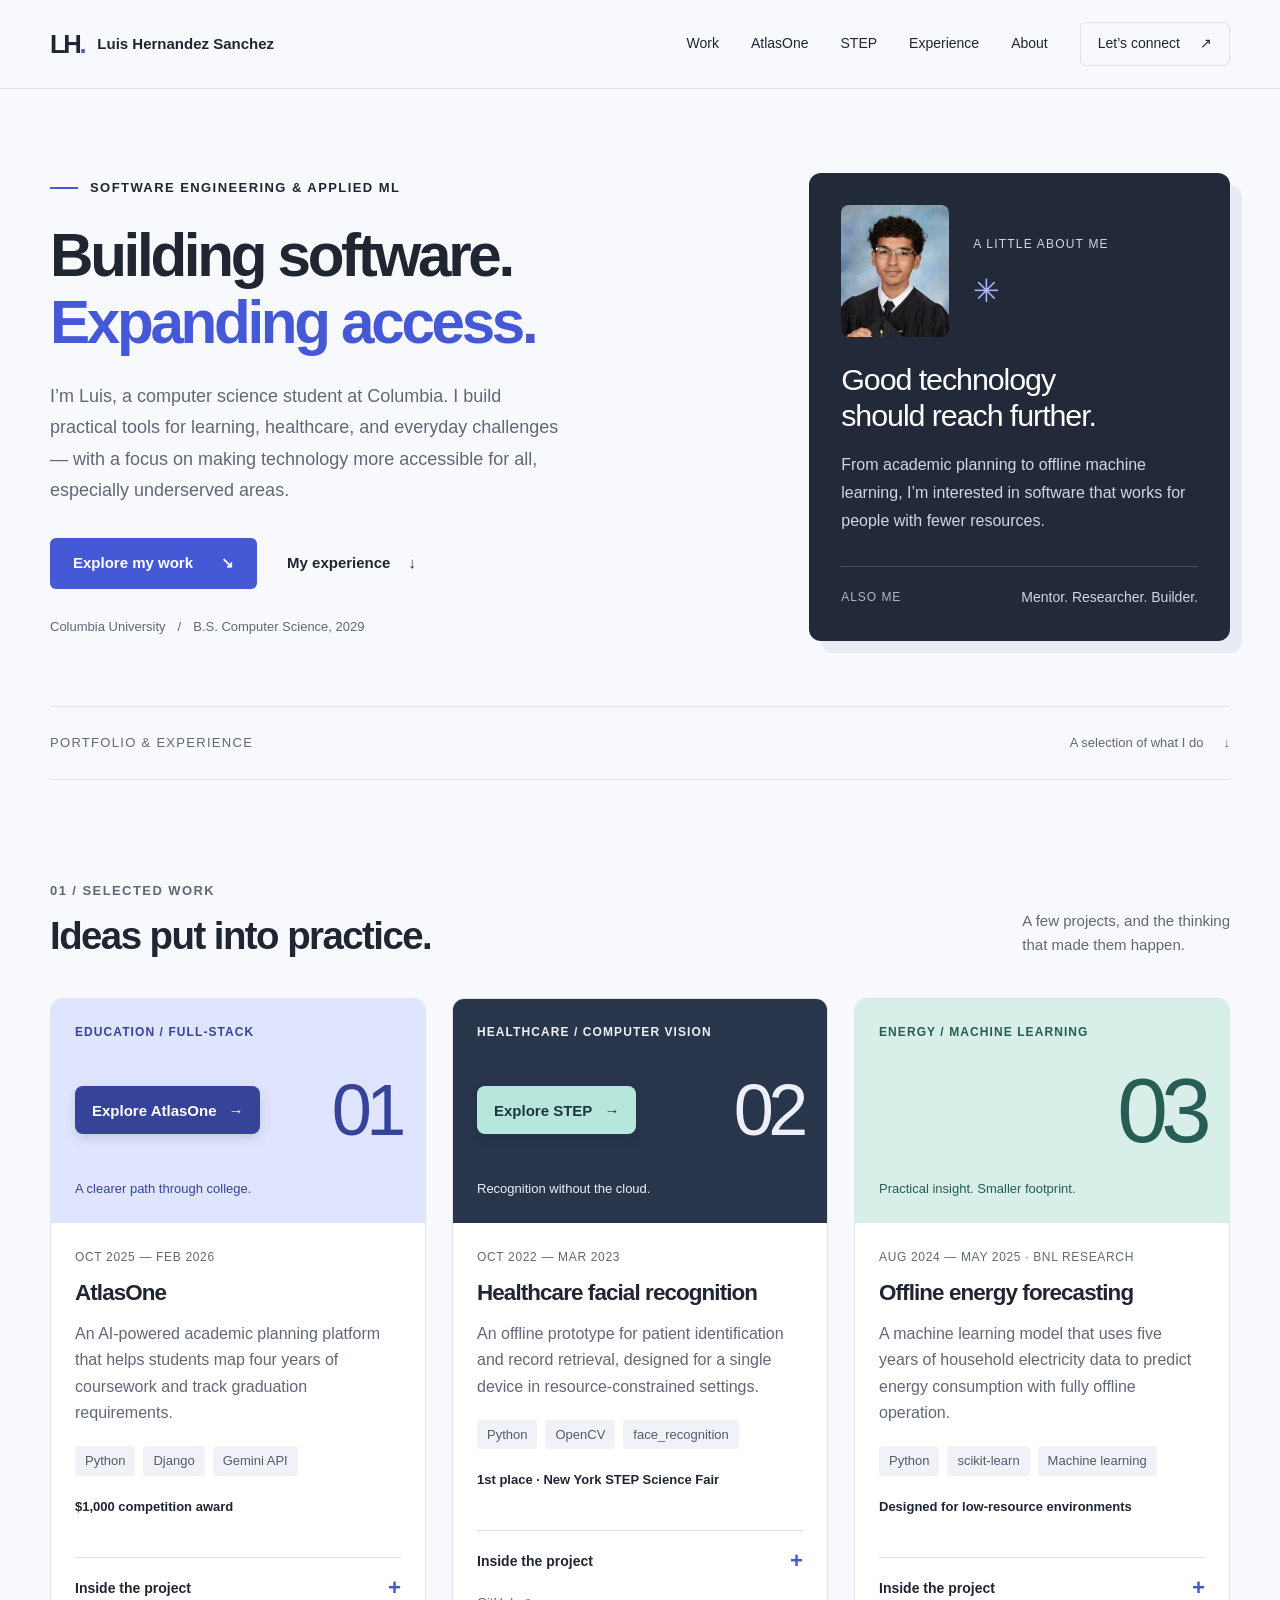
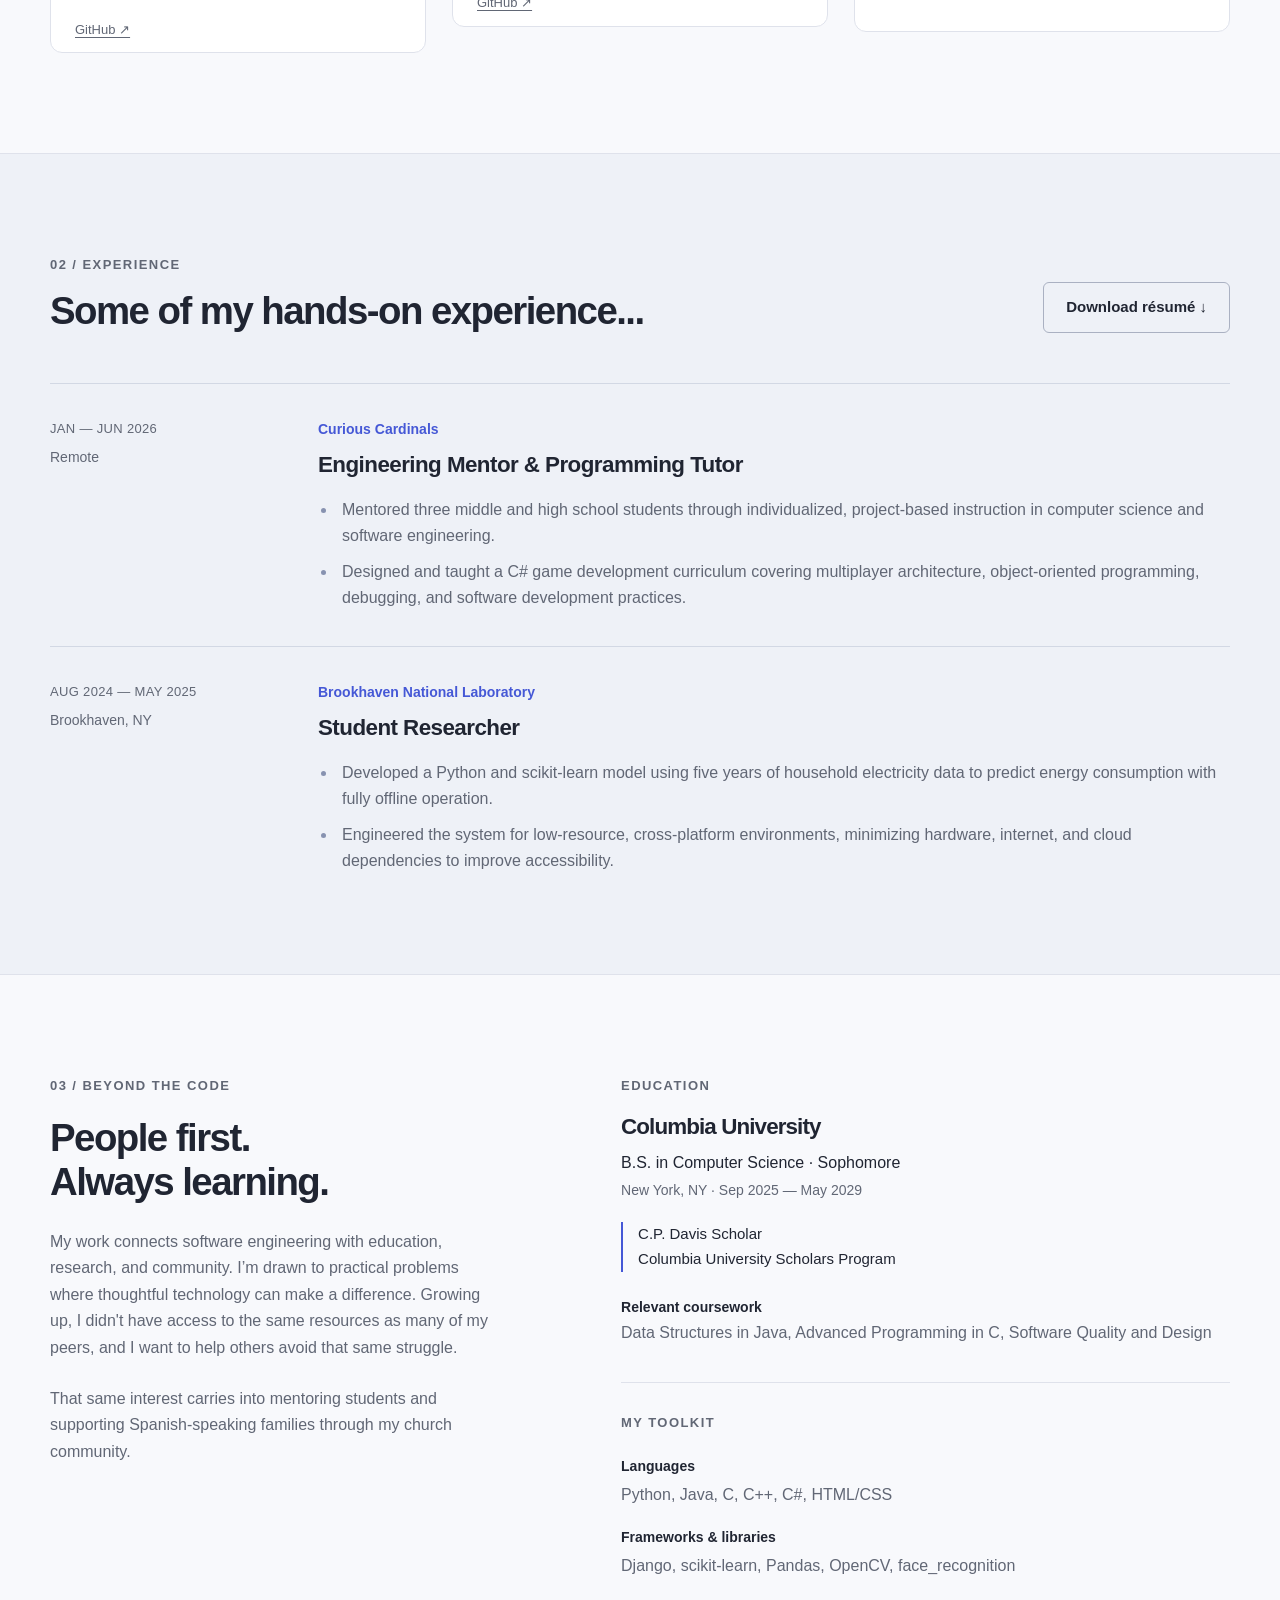
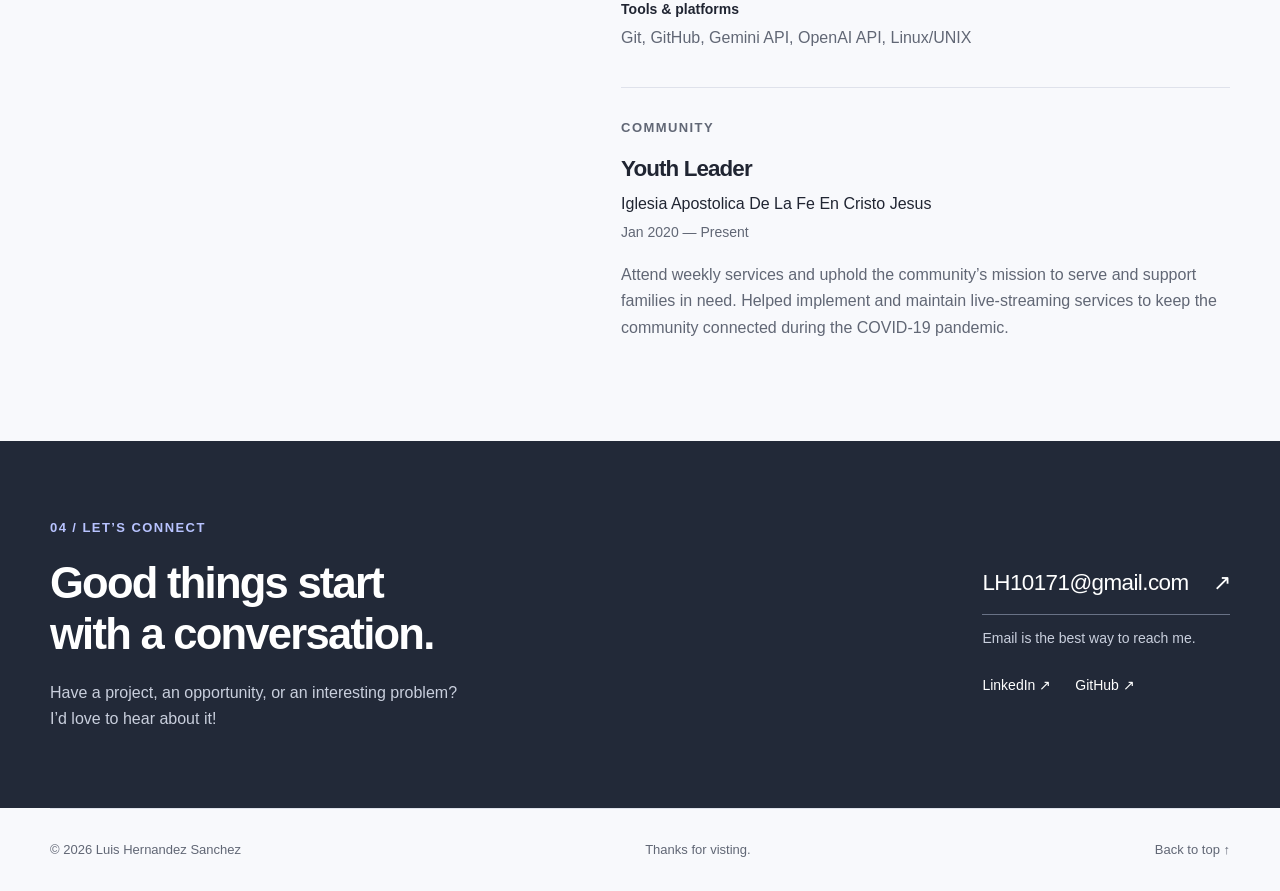
<file: index.html>
<!doctype html>
<html lang="en">
  <head>
    <meta charset="UTF-8" />
    <meta name="viewport" content="width=device-width, initial-scale=1.0" />
    <!-- EDIT: Your name, role, and a short description for search results. -->
    <title>Luis Hernandez Sanchez — Software &amp; Applied ML</title>
    <meta
      name="description"
      content="Luis Hernandez Sanchez, computer science student at Columbia University and aspring Software Engineer. Commited to building accessible software for all."
    />
    <meta property="og:title" content="Luis Hernandez Sanchez — Portfolio" />
    <meta
      property="og:description"
      content="Software, applied machine learning, and technology that reaches further. Explore my projects and experience."
    />
    <meta property="og:type" content="website" />
    <meta name="theme-color" content="#f8f9fc" />
    <link rel="icon" type="image/svg+xml" href="assets/favicon.svg" />
    <link rel="stylesheet" href="styles.css" />
    <link rel="stylesheet" href="projects.css" />
    <script src="script.js" defer></script>
    <script src="media.js" defer></script>
  </head>
  <body id="top">
    <a class="skip-link" href="#main">Skip to content</a>

    <!-- Section links stay on this page; project links open the interactive pages. -->
    <header class="site-header">
      <div class="container header-inner">
        <a
          class="wordmark"
          href="#top"
          aria-label="Luis Hernandez Sanchez, back to top"
        >
          <span class="monogram" aria-hidden="true">LH<span>.</span></span>
          <span>Luis Hernandez Sanchez</span>
        </a>
        <button
          class="menu-toggle"
          type="button"
          aria-controls="site-nav"
          aria-expanded="false"
          hidden
        >
          Menu <span aria-hidden="true">☰</span>
        </button>
        <nav class="site-nav" id="site-nav" aria-label="Main navigation">
          <a href="#work">Work</a>
          <a href="atlasone.html">AtlasOne</a>
          <a href="step.html">STEP</a>
          <a href="#experience">Experience</a>
          <a href="#about">About</a>
          <a class="nav-contact" href="#contact"
            >Let’s connect <span aria-hidden="true">↗</span></a
          >
        </nav>
      </div>
    </header>

    <main id="main">
      <!-- This compact header appears only in the printed résumé. -->
      <div class="print-header">
        <p class="print-name">Luis Hernandez Sanchez</p>
        <p>Computer Science · Columbia University</p>
        <p>LH10171@gmail.com / LAH2240@columbia.edu · (631) 525-1803</p>
        <p>
          <a href="https://github.com/luis10171">GitHub: luis10171</a> ·
          <a href="https://www.linkedin.com/in/luis-hernandez-sanchez-b6bb56314"
            >LinkedIn</a
          >
        </p>
      </div>
      <!-- clear headline and a short value statement. -->
      <section class="hero container" aria-labelledby="intro-heading">
        <div class="hero-copy">
          <p class="eyebrow">
            <span class="short-rule" aria-hidden="true"></span> Software
            engineering &amp; applied ML
          </p>
          <h1 id="intro-heading">
            Building software.<br /><span>Expanding access.</span>
          </h1>
          <p class="hero-description">
            I’m Luis, a computer science student at Columbia. I build practical
            tools for learning, healthcare, and everyday challenges — with a
            focus on making technology more accessible for all, especially
            underserved areas.
          </p>
          <div class="hero-actions">
            <a class="button button-primary" href="#work"
              >Explore my work <span aria-hidden="true">↘</span></a
            >
            <a class="text-link" href="#experience"
              >My experience <span aria-hidden="true">↓</span></a
            >
          </div>
          <p class="hero-caption">
            Columbia University <span aria-hidden="true">/</span> B.S. Computer
            Science, 2029
          </p>
        </div>
        <aside class="intro-card" aria-label="Professional introduction">
          <!-- HEADSHOT: set the headshot path in media.js when your photo is ready. -->
          <div class="profile-card-heading">
            <figure class="headshot-slot" data-photo-slot="headshot">
              <div
                class="portrait-placeholder"
                role="img"
                aria-label="Reserved space for Luis’s headshot"
              >
                <span aria-hidden="true">LH<span>.</span></span>
                <small>Portrait coming soon</small>
              </div>
            </figure>
            <div class="card-topline">
              <span>A LITTLE ABOUT ME</span><span aria-hidden="true">✳</span>
            </div>
          </div>
          <p class="intro-card-title">
            Good technology<br />should reach further.
          </p>
          <p>
            From academic planning to offline machine learning, I’m interested
            in software that works for people with fewer resources.
          </p>
          <div class="intro-card-bottom">
            <span>ALSO ME</span><span>Mentor. Researcher. Builder.</span>
          </div>
        </aside>
        <div class="hero-footnote">
          <span>PORTFOLIO &amp; EXPERIENCE</span
          ><a href="#work"
            >A selection of what I do <span aria-hidden="true">↓</span></a
          >
        </div>
      </section>

      <!-- PROJECTS — duplicate an entire <article> to add a project.
           Each card has a short summary, skills, and expandable details.
           Add your actual repository/demo URLs in the commented link slots. -->
      <section
        class="section container"
        id="work"
        aria-labelledby="work-heading"
      >
        <div class="section-heading">
          <div>
            <p class="eyebrow">01 / Selected work</p>
            <h2 id="work-heading">Ideas put into practice.</h2>
          </div>
          <p>
            A few projects, and the thinking<br class="desktop-break" />
            that made them happen.
          </p>
        </div>
        <div class="project-grid">
          <article class="project-card">
            <div class="project-cover cover-blue">
              <span class="project-category">EDUCATION / FULL-STACK</span>
              <div class="project-cover-action">
                <a class="project-explore" href="atlasone.html">
                  <span>Explore AtlasOne</span><span aria-hidden="true">→</span>
                </a>
                <span class="project-number" aria-hidden="true">01</span>
              </div>
              <span class="cover-caption">A clearer path through college.</span>
            </div>
            <div class="project-content">
              <p class="project-meta">OCT 2025 — FEB 2026</p>
              <h3>AtlasOne</h3>
              <p>
                An AI-powered academic planning platform that helps students map
                four years of coursework and track graduation requirements.
              </p>
              <ul class="tags" aria-label="AtlasOne technologies">
                <li>Python</li>
                <li>Django</li>
                <li>Gemini API</li>
              </ul>
              <p class="project-result">$1,000 competition award</p>
              <details class="case-study">
                <summary>
                  Inside the project
                  <span class="details-icon" aria-hidden="true">+</span>
                </summary>
                <div class="case-study-body">
                  <h4>The challenge</h4>
                  <p>
                    Give students additional academic guidance, particularly in
                    schools with limited counseling staff.
                  </p>
                  <h4>What I built</h4>
                  <p>
                    A full-stack Django platform with relational data models,
                    authentication, form validation, personalized dashboards,
                    and a PDF transcript parser for automated progress tracking.
                  </p>
                  <p>
                    I integrated Google’s Gemini API to tailor guidance to
                    student profiles, coursework, and academic progress.
                  </p>
                  <h4>The outcome</h4>
                  <p>
                    Won $1,000 in a Shark Tank-style competition for technical
                    implementation and educational impact.
                  </p>
                </div>
              </details>
              <div class="project-link-row">
                <a
                  class="source-link"
                  href="https://github.com/luis10171/AtlasOne"
                  >GitHub ↗</a
                >
              </div>
            </div>
          </article>
          <article class="project-card">
            <div class="project-cover cover-dark">
              <span class="project-category">HEALTHCARE / COMPUTER VISION</span>
              <div class="project-cover-action">
                <a class="project-explore" href="step.html">
                  <span>Explore STEP</span><span aria-hidden="true">→</span>
                </a>
                <span class="project-number" aria-hidden="true">02</span>
              </div>
              <span class="cover-caption">Recognition without the cloud.</span>
            </div>
            <div class="project-content">
              <p class="project-meta">OCT 2022 — MAR 2023</p>
              <h3>Healthcare facial recognition</h3>
              <p>
                An offline prototype for patient identification and record
                retrieval, designed for a single device in resource-constrained
                settings.
              </p>
              <ul class="tags" aria-label="Facial recognition technologies">
                <li>Python</li>
                <li>OpenCV</li>
                <li>face_recognition</li>
              </ul>
              <p class="project-result">
                1st place · New York STEP Science Fair
              </p>
              <details class="case-study">
                <summary>
                  Inside the project
                  <span class="details-icon" aria-hidden="true">+</span>
                </summary>
                <div class="case-study-body">
                  <h4>The challenge</h4>
                  <p>
                    Enhance patient identification and record retrieval without
                    depending on internet access or cloud services.
                  </p>
                  <h4>What I built</h4>
                  <p>
                    A Python prototype using OpenCV and face_recognition,
                    optimized for offline operation on a single, low-resource
                    device.
                  </p>
                  <h4>The outcome</h4>
                  <p>
                    Achieved approximately 85% identification accuracy with a
                    simulated database of 25 patients. This was a research
                    prototype evaluated on simulated data.
                  </p>
                  <p>
                    Won 1st place statewide across all divisions at the New York
                    STEP Science Fair.
                  </p>
                </div>
              </details>
              <div class="project-link-row">
                <a
                  class="source-link"
                  href="https://github.com/luis10171/STEP-Facial-Recognition"
                  >GitHub ↗</a
                >
              </div>
            </div>
          </article>
          <article class="project-card">
            <div class="project-cover cover-green">
              <span class="project-category">ENERGY / MACHINE LEARNING</span
              ><span class="project-number" aria-hidden="true">03</span
              ><span class="cover-caption"
                >Practical insight. Smaller footprint.</span
              >
            </div>
            <div class="project-content">
              <p class="project-meta">AUG 2024 — MAY 2025 · BNL RESEARCH</p>
              <h3>Offline energy forecasting</h3>
              <p>
                A machine learning model that uses five years of household
                electricity data to predict energy consumption with fully
                offline operation.
              </p>
              <ul class="tags" aria-label="Energy forecasting technologies">
                <li>Python</li>
                <li>scikit-learn</li>
                <li>Machine learning</li>
              </ul>
              <p class="project-result">
                Designed for low-resource environments
              </p>
              <details class="case-study">
                <summary>
                  Inside the project
                  <span class="details-icon" aria-hidden="true">+</span>
                </summary>
                <div class="case-study-body">
                  <h4>The challenge</h4>
                  <p>
                    Make energy-consumption prediction accessible without
                    relying on cloud services, internet connectivity, or
                    high-end hardware.
                  </p>
                  <h4>What I built</h4>
                  <p>
                    Developed a model in Python and scikit-learn using five
                    years of household electricity data during my research at
                    Brookhaven National Laboratory.
                  </p>
                  <h4>The outcome</h4>
                  <p>
                    Engineered the system for fully offline operation and
                    low-resource, cross-platform environments, reducing hardware
                    and connectivity dependencies.
                  </p>
                </div>
              </details>
            </div>
          </article>
        </div>
      </section>

      <!-- EXPERIENCE — copy a timeline-entry to add another role. -->
      <section
        class="experience-section"
        id="experience"
        aria-labelledby="experience-heading"
      >
        <div class="section container">
          <div class="section-heading">
            <div>
              <p class="eyebrow">02 / Experience</p>
              <h2 id="experience-heading">Some of my hands-on experience...</h2>
            </div>
                 <a class="button button-outline" href="assets/Luis_Hernandez_Resume.pdf" download>Download résumé ↓</a>
          </div>
          <div class="timeline">
            <article class="timeline-entry">
              <div class="timeline-date">JAN — JUN 2026<span>Remote</span></div>
              <div class="timeline-content">
                <p class="organization">Curious Cardinals</p>
                <h3>Engineering Mentor &amp; Programming Tutor</h3>
                <ul>
                  <li>
                    Mentored three middle and high school students through
                    individualized, project-based instruction in computer
                    science and software engineering.
                  </li>
                  <li>
                    Designed and taught a C# game development curriculum
                    covering multiplayer architecture, object-oriented
                    programming, debugging, and software development practices.
                  </li>
                </ul>
              </div>
            </article>
            <article class="timeline-entry">
              <div class="timeline-date">
                AUG 2024 — MAY 2025<span>Brookhaven, NY</span>
              </div>
              <div class="timeline-content">
                <p class="organization">Brookhaven National Laboratory</p>
                <h3>Student Researcher</h3>
                <ul>
                  <li>
                    Developed a Python and scikit-learn model using five years
                    of household electricity data to predict energy consumption
                    with fully offline operation.
                  </li>
                  <li>
                    Engineered the system for low-resource, cross-platform
                    environments, minimizing hardware, internet, and cloud
                    dependencies to improve accessibility.
                  </li>
                </ul>
              </div>
            </article>
          </div>
        </div>
      </section>

      <!-- 5. ABOUT, EDUCATION, SKILLS & COMMUNITY — all content lives here. -->
      <section
        class="section container about-section"
        id="about"
        aria-labelledby="about-heading"
      >
        <div class="about-intro">
          <p class="eyebrow">03 / Beyond the code</p>
          <h2 id="about-heading">People first.<br />Always learning.</h2>
          <p>
            My work connects software engineering with education, research, and
            community. I’m drawn to practical problems where thoughtful
            technology can make a difference. Growing up, I didn't have access
            to the same resources as many of my peers, and I want to help others
            avoid that same struggle.
          </p>
          <p>
            That same interest carries into mentoring students and supporting
            Spanish-speaking families through my church community.
          </p>
        </div>
        <div class="about-details">
          <article class="education-block">
            <p class="eyebrow">Education</p>
            <h3>Columbia University</h3>
            <p class="education-degree">B.S. in Computer Science · Sophomore</p>
            <p class="muted">New York, NY · Sep 2025 — May 2029</p>
            <p class="honors">
              C.P. Davis Scholar<br />Columbia University Scholars Program
            </p>
            <p class="coursework">
              <strong>Relevant coursework</strong><br />Data Structures in Java,
              Advanced Programming in C, Software Quality and Design
            </p>
          </article>
          <div class="skills-block">
            <p class="eyebrow">My toolkit</p>
            <dl class="skills-list">
              <div>
                <dt>Languages</dt>
                <dd>Python, Java, C, C++, C#, HTML/CSS</dd>
              </div>
              <div>
                <dt>Frameworks &amp; libraries</dt>
                <dd>Django, scikit-learn, Pandas, OpenCV, face_recognition</dd>
              </div>
              <div>
                <dt>Tools &amp; platforms</dt>
                <dd>Git, GitHub, Gemini API, OpenAI API, Linux/UNIX</dd>
              </div>
            </dl>
          </div>
          <article class="community-block">
            <p class="eyebrow">Community</p>
            <h3>Youth Leader</h3>
            <p class="community-organization">
              Iglesia Apostolica De La Fe En Cristo Jesus
            </p>
            <p class="muted">Jan 2020 — Present</p>
            <p>
              Attend weekly services and uphold the community’s mission to serve and support families in need.
              Helped implement and maintain live-streaming services to
              keep the community connected during the COVID-19 pandemic.
            </p>
          </article>
        </div>
      </section>

      <!-- 6. CONTACT — update the visible address AND the mailto: URL together. -->
      <section
        class="contact-section"
        id="contact"
        aria-labelledby="contact-heading"
      >
        <div class="container contact-inner">
          <div>
            <p class="eyebrow">04 / Let’s connect</p>
            <h2 id="contact-heading">
              Good things start<br />with a conversation.
            </h2>
            <p>
              Have a project, an opportunity, or an interesting problem?<br />I’d
              love to hear about it!
            </p>
          </div>
          <div class="contact-actions">
            <a class="email-link" href="mailto:LH10171@gmail.com"
              >LH10171@gmail.com <span aria-hidden="true">↗</span></a
            >
            <p>Email is the best way to reach me.</p>
            <div class="social-links">
              <a
                href="https://www.linkedin.com/in/luis-hernandez-sanchez-b6bb56314"
                >LinkedIn ↗</a
              >
              <a href="https://github.com/luis10171">GitHub ↗</a>
            </div>
          </div>
        </div>
      </section>
    </main>
    <footer class="site-footer container">
      <span>© <span id="year">2026</span> Luis Hernandez Sanchez</span
      ><span>Thanks for visting.</span><a href="#top">Back to top ↑</a>
    </footer>
  </body>
</html>
</file>
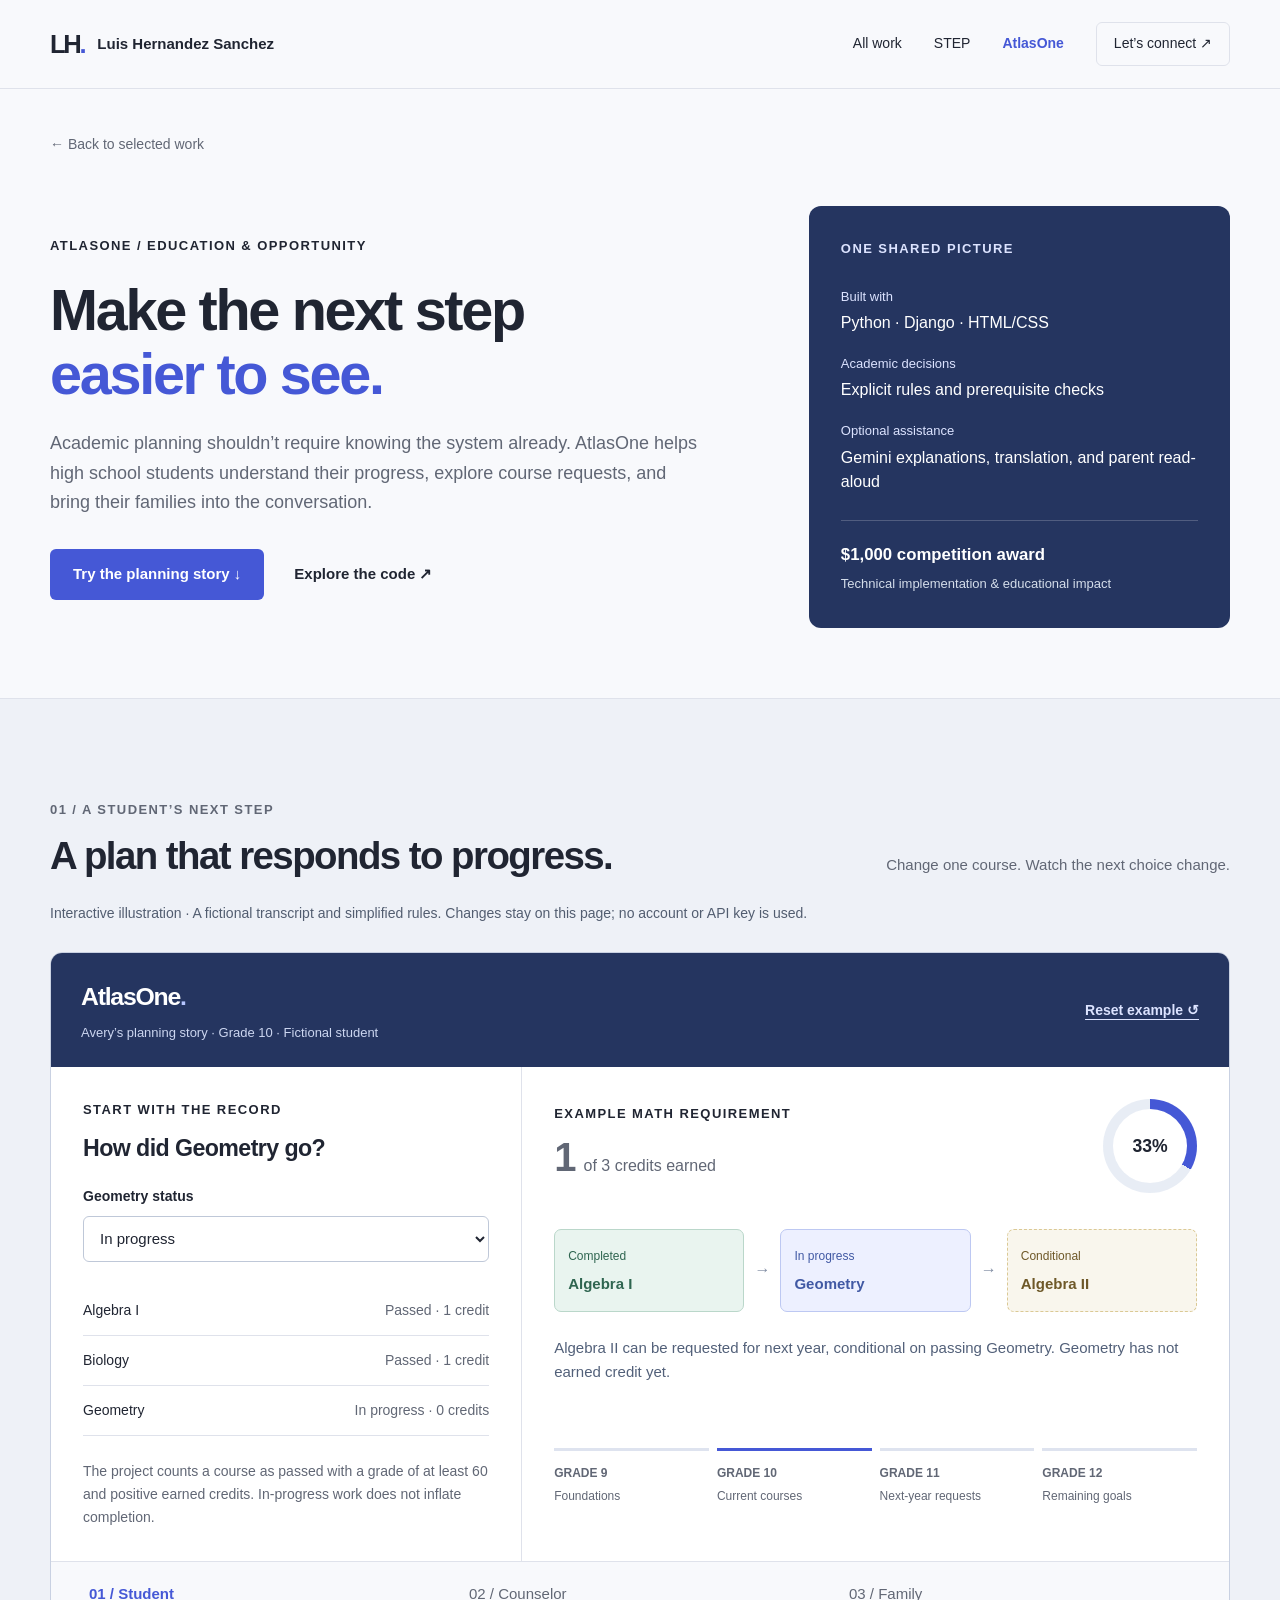
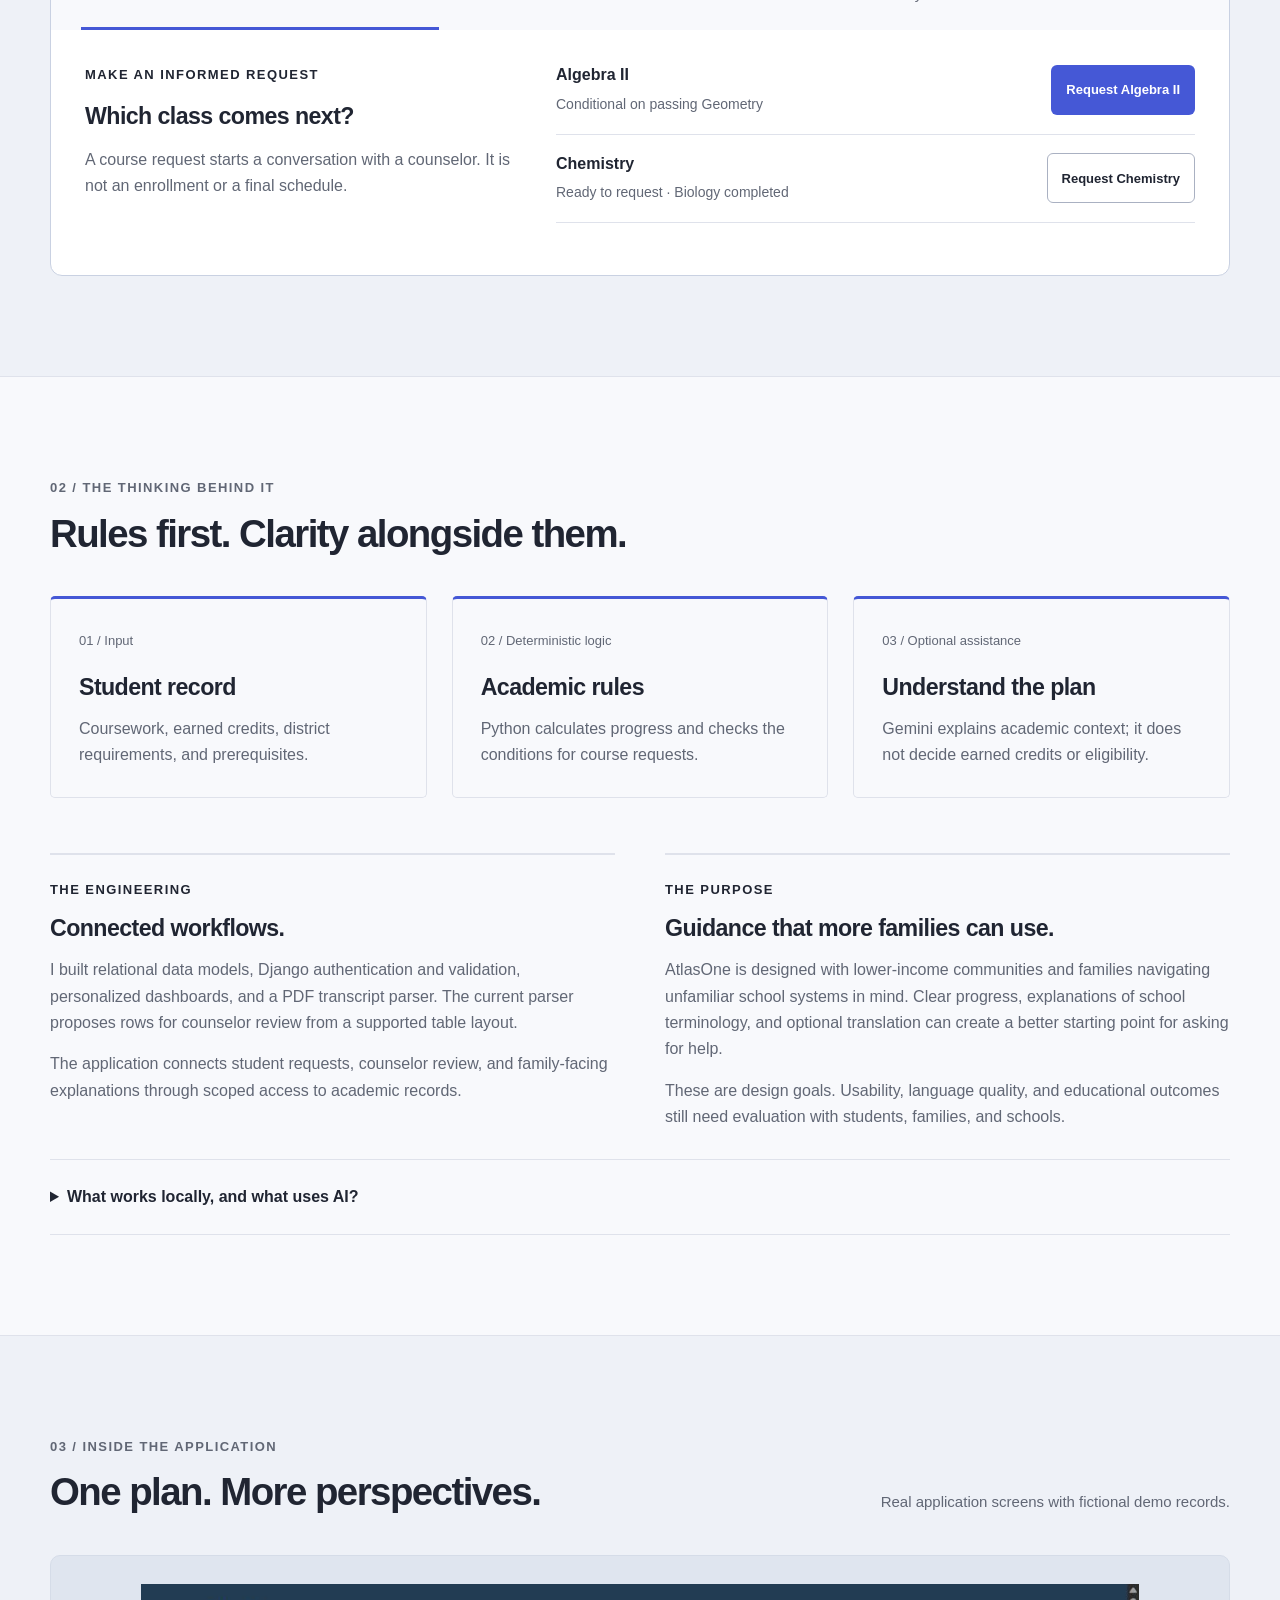
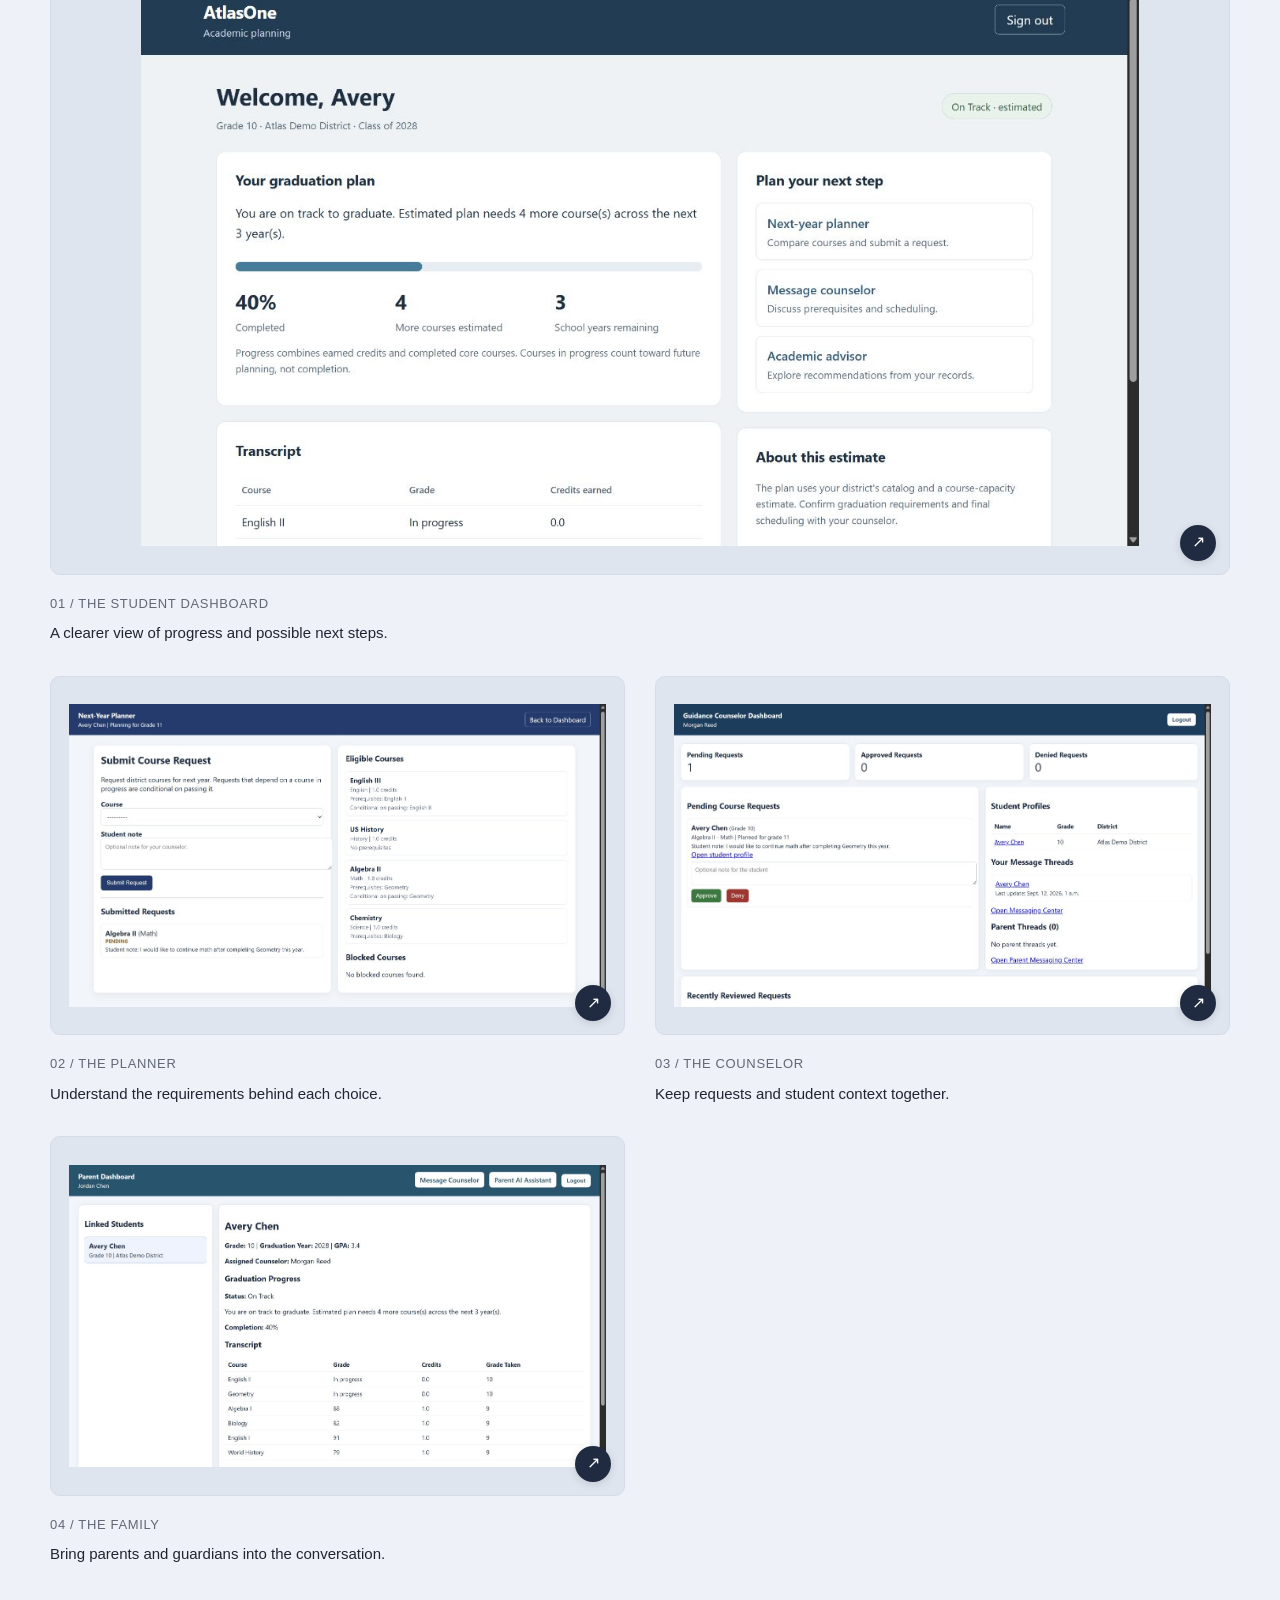
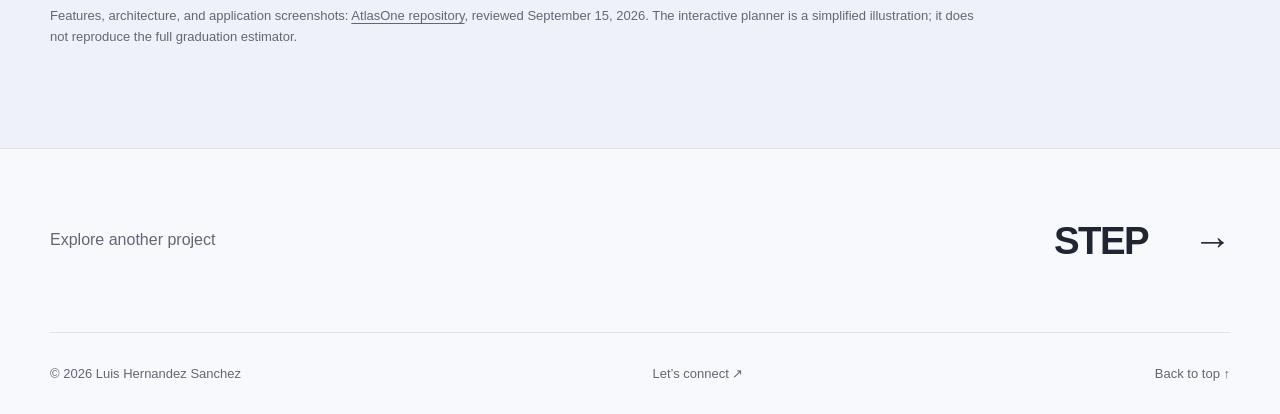
<file: atlasone.html>
<!doctype html>
<html lang="en">
  <head>
    <meta charset="UTF-8" />
    <meta name="viewport" content="width=device-width, initial-scale=1.0" />
    <title>
      AtlasOne — Academic planning with a clearer path · Luis Hernandez Sanchez
    </title>
    <meta
      name="description"
      content="Explore AtlasOne, Luis Hernandez Sanchez’s academic-planning prototype. Try an interactive prerequisite planner and see how students, counselors, and families connect."
    />
    <link rel="icon" type="image/svg+xml" href="assets/favicon.svg" />
    <link rel="stylesheet" href="styles.css" />
    <link rel="stylesheet" href="projects.css" />
    <script src="script.js" defer></script>
    <script src="media.js" defer></script>
    <script src="projects.js" defer></script>
  </head>
  <body id="top" class="project-page atlas-page">
    <a class="skip-link" href="#main">Skip to content</a>
    <header class="site-header">
      <div class="container header-inner">
        <a
          class="wordmark"
          href="index.html"
          aria-label="Luis Hernandez Sanchez, home"
          ><span class="monogram" aria-hidden="true">LH<span>.</span></span
          ><span>Luis Hernandez Sanchez</span></a
        >
        <button
          class="menu-toggle"
          type="button"
          aria-controls="site-nav"
          aria-expanded="false"
          hidden
        >
          Menu <span aria-hidden="true">☰</span>
        </button>
        <nav class="site-nav" id="site-nav" aria-label="Main navigation">
          <a href="index.html#work">All work</a><a href="step.html">STEP</a
          ><a href="atlasone.html" aria-current="page">AtlasOne</a
          ><a class="nav-contact" href="index.html#contact">Let’s connect ↗</a>
        </nav>
      </div>
    </header>
    <main id="main">
      <!-- 1. INTRODUCTION — the repository's current high-school planning focus. -->
      <section class="case-hero container">
        <a class="back-link" href="index.html#work">← Back to selected work</a>
        <div class="case-hero-grid">
          <div>
            <p class="eyebrow">AtlasOne / Education &amp; opportunity</p>
            <h1>Make the next step<br /><span>easier to see.</span></h1>
            <p class="case-lead">
              Academic planning shouldn’t require knowing the system already.
              AtlasOne helps high school students understand their progress,
              explore course requests, and bring their families into the
              conversation.
            </p>
            <div class="hero-actions">
              <a class="button button-primary" href="#planner"
                >Try the planning story ↓</a
              ><a class="text-link" href="https://github.com/luis10171/AtlasOne"
                >Explore the code ↗</a
              >
            </div>
          </div>
          <aside class="project-facts">
            <p class="eyebrow">One shared picture</p>
            <dl>
              <div>
                <dt>Built with</dt>
                <dd>Python · Django · HTML/CSS</dd>
              </div>
              <div>
                <dt>Academic decisions</dt>
                <dd>Explicit rules and prerequisite checks</dd>
              </div>
              <div>
                <dt>Optional assistance</dt>
                <dd>Gemini explanations, translation, and parent read-aloud</dd>
              </div>
            </dl>
            <p class="award-note">
              $1,000 competition award<br /><span
                >Technical implementation &amp; educational impact</span
              >
            </p>
          </aside>
        </div>
      </section>

      <!-- 2. INTERACTIVE PLANNER — simplified fictional example, not the Django app. -->
      <section
        class="demo-section"
        id="planner"
        aria-labelledby="planner-heading"
      >
        <div class="container section">
          <div class="section-heading">
            <div>
              <p class="eyebrow">01 / A student’s next step</p>
              <h2 id="planner-heading">A plan that responds to progress.</h2>
            </div>
            <p>Change one course. Watch the next choice change.</p>
          </div>
          <p class="demo-disclosure">
            Interactive illustration · A fictional transcript and simplified
            rules. Changes stay on this page; no account or API key is used.
          </p>
          <noscript
            ><p class="demo-disclosure">
              Enable JavaScript to change this example. Geometry in progress
              earns no completed credit; Algebra II is conditional on passing
              it.
            </p></noscript
          >
          <div class="planner-demo" id="planner-demo">
            <div class="planner-toolbar">
              <div>
                <span class="demo-app-name">AtlasOne<span>.</span></span>
                <p>Avery’s planning story · Grade 10 · Fictional student</p>
              </div>
              <button type="button" class="text-button" id="reset-planner">
                Reset example ↺
              </button>
            </div>
            <div class="planner-body">
              <div class="transcript-control">
                <p class="eyebrow">Start with the record</p>
                <h3>How did Geometry go?</h3>
                <label for="geometry-status">Geometry status</label
                ><select id="geometry-status">
                  <option value="progress">In progress</option>
                  <option value="passed">Passed · 1 credit earned</option>
                  <option value="failed">Not passed · 0 credits</option>
                </select>
                <div class="transcript-rows">
                  <div><span>Algebra I</span><b>Passed · 1 credit</b></div>
                  <div><span>Biology</span><b>Passed · 1 credit</b></div>
                  <div>
                    <span>Geometry</span
                    ><b id="geometry-transcript">In progress · 0 credits</b>
                  </div>
                </div>
                <p class="fine-print">
                  The project counts a course as passed with a grade of at least
                  60 and positive earned credits. In-progress work does not
                  inflate completion.
                </p>
              </div>
              <div class="planning-map">
                <div class="progress-summary">
                  <div>
                    <p class="eyebrow">Example math requirement</p>
                    <p>
                      <strong id="math-credit-count">1</strong> of 3 credits
                      earned
                    </p>
                  </div>
                  <div
                    class="credit-ring"
                    id="credit-ring"
                    role="img"
                    aria-label="1 of 3 example math credits earned"
                  >
                    <span id="credit-percentage">33%</span>
                  </div>
                </div>
                <div
                  class="course-path"
                  aria-label="Math prerequisite sequence"
                >
                  <div class="course-node completed">
                    <span>Completed</span><strong>Algebra I</strong>
                  </div>
                  <span class="path-arrow" aria-hidden="true">→</span>
                  <div class="course-node current" id="geometry-node">
                    <span>In progress</span><strong>Geometry</strong>
                  </div>
                  <span class="path-arrow" aria-hidden="true">→</span>
                  <div class="course-node conditional" id="algebra-node">
                    <span>Conditional</span><strong>Algebra II</strong>
                  </div>
                </div>
                <p
                  class="rule-explanation"
                  id="rule-explanation"
                  aria-live="polite"
                >
                  Algebra II can be requested for next year, conditional on
                  passing Geometry. Geometry has not earned credit yet.
                </p>
                <div class="year-track">
                  <span><small>GRADE 9</small>Foundations</span
                  ><span class="is-current"
                    ><small>GRADE 10</small>Current courses</span
                  ><span><small>GRADE 11</small>Next-year requests</span
                  ><span><small>GRADE 12</small>Remaining goals</span>
                </div>
              </div>
            </div>
            <div
              class="role-controls"
              role="group"
              aria-label="Explore a perspective"
            >
              <button
                type="button"
                data-role-view="student"
                aria-pressed="true"
              >
                01 / Student</button
              ><button
                type="button"
                data-role-view="counselor"
                aria-pressed="false"
              >
                02 / Counselor</button
              ><button
                type="button"
                data-role-view="family"
                aria-pressed="false"
              >
                03 / Family
              </button>
            </div>
            <div class="role-panel" data-role-panel="student">
              <div>
                <p class="eyebrow">Make an informed request</p>
                <h3>Which class comes next?</h3>
                <p>
                  A course request starts a conversation with a counselor. It is
                  not an enrollment or a final schedule.
                </p>
              </div>
              <div class="request-options">
                <div>
                  <div>
                    <h4>Algebra II</h4>
                    <p id="algebra-eligibility">
                      Conditional on passing Geometry
                    </p>
                  </div>
                  <button
                    type="button"
                    class="button button-primary"
                    id="request-algebra"
                  >
                    Request Algebra II
                  </button>
                </div>
                <div>
                  <div>
                    <h4>Chemistry</h4>
                    <p>Ready to request · Biology completed</p>
                  </div>
                  <button
                    type="button"
                    class="button button-outline"
                    id="request-chemistry"
                  >
                    Request Chemistry
                  </button>
                </div>
                <p
                  id="request-feedback"
                  class="interaction-feedback"
                  role="status"
                ></p>
              </div>
            </div>
            <div class="role-panel" data-role-panel="counselor" hidden>
              <div>
                <p class="eyebrow">Keep a person in the loop</p>
                <h3>The request becomes a conversation.</h3>
                <p>
                  In the actual app, counselors review requests, maintain
                  transcripts, and message students and linked families.
                </p>
              </div>
              <div>
                <h4>Requests in this example</h4>
                <ul class="request-list" id="counselor-requests">
                  <li>
                    No requests yet. Try requesting a class from the Student
                    view.
                  </li>
                </ul>
                <p class="fine-print">
                  This illustration shows pending requests only. The full app
                  scopes counselor access by district or assignment.
                </p>
              </div>
            </div>
            <div class="role-panel" data-role-panel="family" hidden>
              <div>
                <p class="eyebrow">Make the plan understandable</p>
                <h3>A shared starting point.</h3>
                <p>
                  Parents see explicitly linked students. Plain-language
                  explanations help make credits and prerequisites part of a
                  useful conversation.
                </p>
                <label for="family-language">Example explanation</label
                ><select id="family-language">
                  <option value="en">English</option>
                  <option value="es">Español</option>
                </select>
              </div>
              <div class="family-explanation">
                <p class="eyebrow">Avery’s progress, explained</p>
                <p id="family-summary" lang="en">
                  Avery has earned 1 of the 3 math credits in this example.
                  Geometry is still in progress. Algebra II can be requested for
                  next year if Geometry is passed.
                </p>
                <p class="fine-print">
                  Preset English and Spanish text for this illustration. In the
                  full project, broader conversational translation and parent
                  read-aloud use optional Gemini services.
                </p>
              </div>
            </div>
          </div>
        </div>
      </section>

      <!-- 3. ARCHITECTURE & PURPOSE -->
      <section class="section container" aria-labelledby="architecture-heading">
        <div class="section-heading">
          <div>
            <p class="eyebrow">02 / The thinking behind it</p>
            <h2 id="architecture-heading">
              Rules first. Clarity alongside them.
            </h2>
          </div>
        </div>
        <div
          class="architecture-flow"
          aria-label="AtlasOne application architecture"
        >
          <div>
            <span>01 / Input</span>
            <h3>Student record</h3>
            <p>
              Coursework, earned credits, district requirements, and
              prerequisites.
            </p>
          </div>
          <div>
            <span>02 / Deterministic logic</span>
            <h3>Academic rules</h3>
            <p>
              Python calculates progress and checks the conditions for course
              requests.
            </p>
          </div>
          <div>
            <span>03 / Optional assistance</span>
            <h3>Understand the plan</h3>
            <p>
              Gemini explains academic context; it does not decide earned
              credits or eligibility.
            </p>
          </div>
        </div>
        <div class="evidence-grid">
          <article>
            <p class="eyebrow">The engineering</p>
            <h3>Connected workflows.</h3>
            <p>
              I built relational data models, Django authentication and
              validation, personalized dashboards, and a PDF transcript parser.
              The current parser proposes rows for counselor review from a
              supported table layout.
            </p>
            <p>
              The application connects student requests, counselor review, and
              family-facing explanations through scoped access to academic
              records.
            </p>
          </article>
          <article>
            <p class="eyebrow">The purpose</p>
            <h3>Guidance that more families can use.</h3>
            <p>
              AtlasOne is designed with lower-income communities and families
              navigating unfamiliar school systems in mind. Clear progress,
              explanations of school terminology, and optional translation can
              create a better starting point for asking for help.
            </p>
            <p>
              These are design goals. Usability, language quality, and
              educational outcomes still need evaluation with students,
              families, and schools.
            </p>
          </article>
        </div>
        <details class="technical-note">
          <summary>What works locally, and what uses AI?</summary>
          <p>
            Graduation calculations, prerequisite checks, and rule-based
            summaries run without an API key. The local fallback has limited
            preset translations. Gemini adds conversational explanations,
            requested-language support, and optional parent text-to-speech when
            configured in the Django application. The portfolio demonstration
            above uses neither Gemini nor a school database.
          </p>
          <p>
            Graduation feasibility is a heuristic estimate, not an optimal
            timetable solver. Final academic decisions belong with the school.
          </p>
          <a
            href="https://github.com/luis10171/AtlasOne/blob/main/docs/architecture.md"
            >Architecture and tradeoffs ↗</a
          ><a
            href="https://github.com/luis10171/AtlasOne/blob/main/Pathway/services/academic_policy.py"
            >Academic policy implementation ↗</a
          >
        </details>
      </section>

      <!-- 4. REAL APPLICATION SCREENSHOTS — click any image to enlarge. -->
      <section
        class="gallery-section"
        id="gallery"
        aria-labelledby="gallery-heading"
      >
        <div class="container section">
          <div class="section-heading">
            <div>
              <p class="eyebrow">03 / Inside the application</p>
              <h2 id="gallery-heading">One plan. More perspectives.</h2>
            </div>
            <p>Real application screens with fictional demo records.</p>
          </div>
          <div class="gallery-grid atlas-gallery">
            <figure class="gallery-item gallery-featured">
              <a
                class="photo-link screenshot-frame"
                href="assets/atlas-student-dashboard.png"
                data-gallery="atlas"
                aria-label="Enlarge student dashboard"
                ><img
                  src="assets/atlas-student-dashboard.png"
                  alt="AtlasOne student dashboard showing fictional Avery’s graduation progress and transcript"
                  width="1265"
                  height="713"
                  loading="lazy"
              /></a>
              <figcaption>
                <span>01 / The student dashboard</span>
                <p>A clearer view of progress and possible next steps.</p>
              </figcaption>
            </figure>
            <figure class="gallery-item">
              <a
                class="photo-link screenshot-frame"
                href="assets/atlas-planner.png"
                data-gallery="atlas"
                aria-label="Enlarge course planner"
                ><img
                  src="assets/atlas-planner.png"
                  alt="AtlasOne next-year course planner with prerequisite-aware course requests"
                  loading="lazy"
              /></a>
              <figcaption>
                <span>02 / The planner</span>
                <p>Understand the requirements behind each choice.</p>
              </figcaption>
            </figure>
            <figure class="gallery-item">
              <a
                class="photo-link screenshot-frame"
                href="assets/atlas-counselor-dashboard.png"
                data-gallery="atlas"
                aria-label="Enlarge counselor dashboard"
                ><img
                  src="assets/atlas-counselor-dashboard.png"
                  alt="AtlasOne counselor dashboard showing fictional student records and requests"
                  loading="lazy"
              /></a>
              <figcaption>
                <span>03 / The counselor</span>
                <p>Keep requests and student context together.</p>
              </figcaption>
            </figure>
            <figure class="gallery-item">
              <a
                class="photo-link screenshot-frame"
                href="assets/atlas-parent-dashboard.png"
                data-gallery="atlas"
                aria-label="Enlarge parent dashboard"
                ><img
                  src="assets/atlas-parent-dashboard.png"
                  alt="AtlasOne parent dashboard with explicitly linked fictional student progress"
                  loading="lazy"
              /></a>
              <figcaption>
                <span>04 / The family</span>
                <p>Bring parents and guardians into the conversation.</p>
              </figcaption>
            </figure>
            
          </div>
          <p class="source-note">
            Features, architecture, and application screenshots:
            <a href="https://github.com/luis10171/AtlasOne"
              >AtlasOne repository</a
            >, reviewed September 15, 2026. The interactive planner is a
            simplified illustration; it does not reproduce the full graduation
            estimator.
          </p>
        </div>
      </section>
      <div class="container next-project">
        <span>Explore another project</span
        ><a href="step.html">STEP <span aria-hidden="true">→</span></a>
      </div>
    </main>
    <footer class="site-footer container">
      <span>© <span id="year">2026</span> Luis Hernandez Sanchez</span
      ><a href="index.html#contact">Let’s connect ↗</a
      ><a href="#top">Back to top ↑</a>
    </footer>
  </body>
</html>
</file>
<file: styles.css>
/* PERSONAL PORTFOLIO
   1. Theme & foundations   2. Navigation   3. Introduction
   4. Projects             5. Experience   6. About & contact
   7. Motion               8. Responsive   9. Print
   Start with the variables below to change the whole site's appearance. */

/* 1. THEME & FOUNDATIONS */
:root {
  --color-background: #f8f9fc;
  --color-surface: #ffffff;
  --color-ink: #202532;
  --color-muted: #616775;
  --color-accent: #4558d6;
  --color-accent-hover: #3445b4;
  --color-line: #dfe2eb;
  --color-dark: #222938;
  --font-body: "Segoe UI", "Helvetica Neue", Arial, sans-serif;
  --page-width: 1180px;
  --radius: 12px;
  --section-space: 100px;
}
* {
  box-sizing: border-box;
}
html {
  scroll-behavior: smooth;
  scroll-padding-top: 105px;
}
body {
  margin: 0;
  background: var(--color-background);
  color: var(--color-ink);
  font-family: var(--font-body);
  font-size: 1rem;
  line-height: 1.65;
  -webkit-font-smoothing: antialiased;
}
a {
  color: inherit;
  text-decoration: none;
}
button {
  font: inherit;
  cursor: pointer;
}
img {
  display: block;
  max-width: 100%;
}
h1,
h2,
h3,
h4,
p {
  margin: 0;
}
h1,
h2,
h3 {
  line-height: 1.15;
  letter-spacing: -0.04em;
}
::selection {
  background: #dce1ff;
  color: #202532;
}
:focus-visible {
  outline: 3px solid var(--color-accent);
  outline-offset: 5px;
}
[hidden] {
  display: none !important;
}
.container {
  width: min(var(--page-width), calc(100% - 96px));
  margin-inline: auto;
}
.section {
  padding-block: var(--section-space);
}
.eyebrow {
  display: flex;
  align-items: center;
  gap: 12px;
  font-size: 0.8125rem;
  font-weight: 600;
  letter-spacing: 0.11em;
  text-transform: uppercase;
}
.short-rule {
  width: 28px;
  height: 2px;
  background: var(--color-accent);
}
.skip-link {
  position: fixed;
  top: 8px;
  left: 16px;
  z-index: 20;
  padding: 10px 20px;
  background: var(--color-ink);
  color: white;
  transform: translateY(-150%);
}
.skip-link:focus {
  transform: translateY(0);
}
.button {
  display: inline-flex;
  align-items: center;
  justify-content: center;
  gap: 28px;
  min-height: 50px;
  padding: 12px 22px;
  border: 1px solid transparent;
  border-radius: 6px;
  font-size: 0.9375rem;
  font-weight: 600;
  transition:
    background 0.2s,
    transform 0.2s;
}
.button-primary {
  background: var(--color-accent);
  color: white;
}
.button-primary:hover {
  background: var(--color-accent-hover);
  transform: translateY(-2px);
}
.text-link {
  display: inline-flex;
  align-items: center;
  gap: 18px;
  min-height: 44px;
  font-size: 0.9375rem;
  font-weight: 600;
}
.text-link:hover {
  color: var(--color-accent);
}

/* 2. NAVIGATION */
.site-header {
  position: sticky;
  top: 0;
  z-index: 10;
  background: rgba(248, 249, 252, 0.96);
  border-bottom: 1px solid var(--color-line);
}
.header-inner {
  display: flex;
  justify-content: space-between;
  align-items: center;
  gap: 24px;
  min-height: 88px;
}
.wordmark {
  display: inline-flex;
  align-items: center;
  gap: 13px;
  font-size: 0.9375rem;
  font-weight: 600;
}
.monogram {
  font-size: 1.6rem;
  font-weight: 750;
  letter-spacing: -0.09em;
}
.monogram span {
  color: var(--color-accent);
}
.site-nav {
  display: flex;
  align-items: center;
  gap: 32px;
  font-size: 0.875rem;
}
.site-nav a {
  padding-block: 10px;
  transition: color 0.2s;
}
.site-nav a:hover,
.site-nav a[aria-current="location"] {
  color: var(--color-accent);
}
.site-nav .nav-contact {
  display: flex;
  align-items: center;
  gap: 20px;
  border: 1px solid var(--color-line);
  border-radius: 6px;
  padding: 9px 17px;
}

/* 3. INTRODUCTION */
.hero {
  display: grid;
  grid-template-columns: 1.65fr 1fr;
  align-items: center;
  column-gap: 65px;
  padding-top: 84px;
}
.hero h1 {
  margin-top: 25px;
  font-size: clamp(2.6rem, 4.7vw, 4.15rem);
  font-weight: 600;
  line-height: 1.1;
  letter-spacing: -0.055em;
}
.hero h1 span {
  color: var(--color-accent);
}
.hero-description {
  max-width: 510px;
  margin-top: 25px;
  font-size: 1.125rem;
  line-height: 1.75;
  color: var(--color-muted);
}
.hero-actions {
  display: flex;
  flex-wrap: wrap;
  align-items: center;
  gap: 30px;
  margin-top: 31px;
}
.hero-caption {
  display: flex;
  flex-wrap: wrap;
  gap: 12px;
  margin-top: 27px;
  font-size: 0.8125rem;
  color: var(--color-muted);
}
.intro-card {
  align-self: center;
  padding: 32px;
  border-radius: var(--radius);
  background: var(--color-dark);
  color: #d2d6e2;
  box-shadow: 12px 12px 0 #e8ebf4;
}
.card-topline {
  display: flex;
  justify-content: space-between;
  align-items: center;
  font-size: 0.75rem;
  letter-spacing: 0.1em;
}
.card-topline > :last-child {
  color: #abb7ff;
  font-size: 2rem;
  line-height: 1;
}
.intro-card-title {
  margin-top: 38px;
  margin-bottom: 17px;
  color: white;
  font-size: 1.9rem;
  line-height: 1.2;
  letter-spacing: -0.035em;
}
.intro-card > p:not(.intro-card-title) {
  font-size: 1rem;
  line-height: 1.75;
}
.intro-card-bottom {
  display: flex;
  justify-content: space-between;
  gap: 15px;
  margin-top: 31px;
  padding-top: 19px;
  border-top: 1px solid #495060;
  font-size: 0.875rem;
}
.intro-card-bottom > :first-child {
  align-self: center;
  font-size: 0.75rem;
  letter-spacing: 0.08em;
  color: #aeb6c9;
}
.hero-footnote {
  grid-column: 1 / -1;
  display: flex;
  justify-content: space-between;
  gap: 20px;
  margin-top: 65px;
  padding-block: 25px;
  border-top: 1px solid var(--color-line);
  border-bottom: 1px solid var(--color-line);
  color: var(--color-muted);
  font-size: 0.8125rem;
}
.hero-footnote > :first-child {
  letter-spacing: 0.1em;
}
.hero-footnote a {
  display: flex;
  gap: 20px;
}

/* 4. PROJECTS — replace a cover with <img class="project-cover"> if desired. */
.section-heading {
  display: flex;
  justify-content: space-between;
  align-items: end;
  gap: 30px;
  margin-bottom: 40px;
}
.section-heading .eyebrow {
  color: var(--color-muted);
  margin-bottom: 13px;
}
h2 {
  font-size: clamp(2rem, 3vw, 2.65rem);
  font-weight: 600;
}
.section-heading > p {
  font-size: 0.9375rem;
  color: var(--color-muted);
}
.project-grid {
  display: grid;
  grid-template-columns: repeat(3, minmax(0, 1fr));
  gap: 26px;
  align-items: start;
}
.project-card {
  background: var(--color-surface);
  border: 1px solid var(--color-line);
  border-radius: var(--radius);
  overflow: hidden;
  transition:
    box-shadow 0.25s,
    transform 0.25s;
}
.project-card:hover {
  transform: translateY(-4px);
  box-shadow: 0 12px 24px #2229380c;
}
.project-cover {
  display: flex;
  flex-direction: column;
  justify-content: space-between;
  align-items: start;
  width: 100%;
  min-height: 224px;
  padding: 24px;
  object-fit: cover;
}
.cover-blue {
  background: #e0e5ff;
  color: #354398;
}
.cover-dark {
  background: #28354a;
  color: #edf0fa;
}
.cover-green {
  background: #d8eee9;
  color: #275d54;
}
.project-category {
  font-size: 0.75rem;
  font-weight: 600;
  letter-spacing: 0.09em;
}
.project-number {
  align-self: end;
  font-size: 5.7rem;
  font-weight: 300;
  line-height: 1;
  letter-spacing: -0.075em;
}
.cover-caption {
  font-size: 0.8125rem;
}
.project-content {
  padding: 25px 24px 12px;
}
.project-meta {
  color: var(--color-muted);
  font-size: 0.75rem;
  letter-spacing: 0.055em;
}
.project-content h3 {
  margin-top: 12px;
  margin-bottom: 14px;
  font-size: 1.4rem;
  font-weight: 600;
  line-height: 1.2;
}
.project-content > p:not(.project-meta) {
  color: var(--color-muted);
  font-size: 1rem;
}
.project-content .project-result {
  min-height: 46px;
  margin: -4px 0 15px;
  color: var(--color-ink) !important;
  font-size: 0.8125rem !important;
  font-weight: 600;
}
.tags {
  display: flex;
  flex-wrap: wrap;
  gap: 8px;
  list-style: none;
  padding: 0;
  margin: 20px 0 24px;
}
.tags li {
  padding: 4px 10px;
  border-radius: 4px;
  background: #f0f2f7;
  font-size: 0.8125rem;
  color: #525b6c;
}
.case-study {
  border-top: 1px solid var(--color-line);
}
.case-study summary {
  display: flex;
  align-items: center;
  justify-content: space-between;
  gap: 12px;
  min-height: 54px;
  padding-block: 12px;
  cursor: pointer;
  list-style: none;
  font-size: 0.875rem;
  font-weight: 600;
}
.case-study summary::-webkit-details-marker {
  display: none;
}
.details-icon {
  color: var(--color-accent);
  font-size: 1.4rem;
  transition: transform 0.2s;
}
.case-study[open] .details-icon {
  transform: rotate(45deg);
}
.case-study-body {
  padding: 4px 0 18px;
}
.case-study-body h4 {
  margin-top: 14px;
  margin-bottom: 5px;
  font-size: 0.9375rem;
}
.case-study-body p {
  font-size: 1rem;
  color: var(--color-muted);
}
.case-study-body p + p {
  margin-top: 10px;
}
.project-link {
  margin-bottom: 10px;
}
.site-footer {
  display: flex;
  align-items: center;
  justify-content: space-between;
  gap: 20px;
  padding-block: 30px;
  border-top: 1px solid var(--color-line);
  color: var(--color-muted);
  font-size: 0.8125rem;
}

/* 5. EXPERIENCE */
.experience-section {
  background: #eef1f7;
  border-block: 1px solid var(--color-line);
}
.button-outline {
  color: var(--color-ink);
  background: transparent;
  border-color: #aab1c2;
  white-space: nowrap;
}
.button-outline:hover {
  background: white;
  transform: translateY(-2px);
}
.timeline {
  margin-top: 50px;
}
.timeline-entry {
  display: grid;
  grid-template-columns: 220px 1fr;
  gap: 48px;
  padding-block: 34px;
  border-top: 1px solid #d2d8e4;
}
.timeline-entry:last-child {
  padding-bottom: 0;
}
.timeline-date {
  color: var(--color-muted);
  font-size: 0.8125rem;
  letter-spacing: 0.025em;
}
.timeline-date span {
  display: block;
  margin-top: 7px;
  font-size: 0.875rem;
  letter-spacing: 0;
}
.organization {
  margin-bottom: 9px;
  font-size: 0.875rem;
  color: var(--color-accent);
  font-weight: 600;
}
.timeline-content h3 {
  font-size: 1.4rem;
  letter-spacing: -0.025em;
  line-height: 1.3;
}
.timeline-content ul {
  margin: 18px 0 0;
  padding-left: 19px;
  color: var(--color-muted);
}
.timeline-content li {
  padding-left: 5px;
  margin-top: 9px;
}
.timeline-content li::marker {
  color: #8792b0;
}

/* 6. ABOUT & CONTACT */
.about-section {
  display: grid;
  grid-template-columns: 1fr 1.35fr;
  gap: 120px;
}
.about-intro .eyebrow {
  color: var(--color-muted);
  margin-bottom: 19px;
}
.about-intro > p:not(.eyebrow) {
  margin-top: 25px;
  color: var(--color-muted);
}
.about-details h3 {
  margin-top: 17px;
  font-size: 1.4rem;
}
.about-details .eyebrow {
  color: var(--color-muted);
}
.education-degree {
  margin-top: 10px;
}
.muted {
  color: var(--color-muted);
  font-size: 0.875rem;
  margin-top: 3px;
}
.honors {
  margin-top: 20px;
  border-left: 2px solid var(--color-accent);
  padding-left: 15px;
  font-size: 0.9375rem;
}
.coursework {
  margin-top: 22px;
  color: var(--color-muted);
}
.coursework strong {
  font-size: 0.875rem;
  color: var(--color-ink);
  font-weight: 600;
}
.skills-block,
.community-block {
  border-top: 1px solid var(--color-line);
  margin-top: 36px;
  padding-top: 29px;
}
.skills-list {
  margin: 21px 0 0;
}
.skills-list > div + div {
  margin-top: 18px;
}
.skills-list dt {
  margin-bottom: 4px;
  font-size: 0.875rem;
  font-weight: 600;
}
.skills-list dd {
  margin: 0;
  color: var(--color-muted);
  overflow-wrap: anywhere;
}
.community-organization {
  margin-top: 10px;
}
.community-block > p:last-child {
  margin-top: 18px;
  color: var(--color-muted);
}
.contact-section {
  background: var(--color-dark);
  color: white;
}
.contact-inner {
  display: flex;
  justify-content: space-between;
  align-items: center;
  gap: 45px;
  padding-block: 76px;
}
.contact-inner .eyebrow {
  color: #b8c3ff;
  margin-bottom: 20px;
}
.contact-inner h2 {
  font-size: clamp(2rem, 3.4vw, 3rem);
}
.contact-inner h2 + p {
  color: #c9cfdd;
  margin-top: 21px;
}
.contact-actions {
  min-width: 0;
}
.email-link {
  display: flex;
  flex-wrap: wrap;
  align-items: center;
  gap: 24px;
  padding-block: 12px;
  border-bottom: 1px solid #697286;
  font-size: clamp(1rem, 1.75vw, 1.4rem);
  letter-spacing: -0.025em;
  overflow-wrap: anywhere;
}
.email-link:hover {
  color: #bbc5ff;
}
.contact-actions > p {
  margin-top: 12px;
  color: #c9cfdd;
  font-size: 0.875rem;
}
.social-links {
  display: flex;
  flex-wrap: wrap;
  gap: 24px;
  margin-top: 24px;
  font-size: 0.875rem;
}
.social-links a:hover {
  text-decoration: underline;
}
.print-header {
  display: none;
}
.menu-toggle {
  display: none;
  background: transparent;
  border: 1px solid var(--color-line);
  border-radius: 5px;
  min-height: 44px;
  padding: 8px 12px;
  font-size: 0.875rem;
  color: var(--color-ink);
}
.menu-toggle span {
  margin-left: 8px;
}

/* 7. MOTION — content remains visible when JavaScript is disabled. */
@keyframes enter-page {
  from {
    opacity: 0;
    transform: translateY(14px);
  }
  to {
    opacity: 1;
    transform: translateY(0);
  }
}
.hero-copy {
  animation: enter-page 0.65s ease-out both;
}
.intro-card {
  animation: enter-page 0.8s ease-out both;
}
.reveal-in {
  animation: enter-page 0.6s ease-out both;
}

/* 8. RESPONSIVE — wide screens, tablets, then phones. */
@media (max-width: 1050px) {
  .container {
    width: calc(100% - 64px);
  }
  .hero {
    column-gap: 36px;
    grid-template-columns: 1.4fr 1fr;
  }
  .intro-card {
    padding: 25px;
  }
  .project-grid {
    gap: 18px;
  }
  .project-content {
    padding-inline: 18px;
  }
  .about-section {
    gap: 60px;
  }
}
/* Collapse the menu before the extra project links crowd the header.
   Keep this breakpoint matched to mobileLayout in script.js. */
@media (max-width: 1000px) {
  .header-inner {
    flex-wrap: wrap;
    padding-block: 14px;
  }
  .site-nav {
    width: 100%;
    flex-wrap: wrap;
  }
  .menu-enabled .menu-toggle {
    display: inline-flex;
    align-items: center;
  }
  .menu-enabled .site-nav {
    display: none;
    padding-top: 14px;
  }
  .menu-enabled .site-nav.is-open {
    display: flex;
    flex-direction: column;
    align-items: stretch;
    gap: 8px;
  }
  .menu-enabled .site-nav a {
    min-height: 44px;
    padding: 10px 12px;
  }
}
@media (max-width: 800px) {
  :root {
    --section-space: 70px;
  }
  .hero {
    grid-template-columns: 1fr;
    padding-top: 55px;
  }
  .hero h1 {
    font-size: clamp(2.6rem, 7vw, 4rem);
  }
  .intro-card {
    display: none;
  }
  .project-grid {
    grid-template-columns: 1fr;
  }
  .project-cover {
    min-height: 220px;
  }
  .section-heading {
    align-items: start;
  }
  .site-nav {
    gap: 18px;
  }
  .site-nav .nav-contact {
    border: 0;
    padding-inline: 0;
  }
  .header-inner {
    gap: 15px;
  }
  .wordmark > :last-child {
    max-width: 145px;
    line-height: 1.3;
  }
  .timeline-entry {
    grid-template-columns: 170px 1fr;
    gap: 25px;
  }
  .about-section {
    grid-template-columns: 1fr;
    gap: 45px;
  }
  .about-intro {
    max-width: 560px;
  }
  .contact-inner {
    align-items: start;
    flex-direction: column;
    gap: 25px;
  }
}
@media (max-width: 600px) {
  .container {
    width: calc(100% - 40px);
  }
  .header-inner {
    flex-wrap: wrap;
    gap: 4px;
    padding-block: 14px;
  }
  .site-nav {
    width: 100%;
    justify-content: space-between;
    font-size: 0.8125rem;
    gap: 8px;
  }
  .site-nav .nav-contact {
    gap: 6px;
  }
  .wordmark > :last-child {
    max-width: none;
    font-size: 0.875rem;
  }
  .wordmark {
    gap: 10px;
  }
  .header-inner {
    min-height: 76px;
  }
  .timeline {
    margin-top: 30px;
  }
  .timeline-entry {
    grid-template-columns: 1fr;
    gap: 18px;
    padding-block: 28px;
  }
  .timeline-date span {
    display: inline;
    margin-left: 12px;
  }
  .hero {
    padding-top: 42px;
  }
  .hero h1 {
    font-size: clamp(2.25rem, 8.5vw, 3.4rem);
  }
  .hero-description {
    font-size: 1.0625rem;
  }
  .hero-actions {
    gap: 20px;
  }
  .hero-footnote {
    margin-top: 42px;
    padding-block: 18px;
  }
  .hero-footnote > :first-child {
    display: none;
  }
  .section-heading {
    flex-direction: column;
    gap: 20px;
    margin-bottom: 30px;
  }
  .desktop-break {
    display: none;
  }
  .project-content {
    padding-inline: 24px;
  }
  .site-footer {
    flex-wrap: wrap;
    gap: 12px;
  }
  .site-footer > :nth-child(2) {
    display: none;
  }
}
@media (max-width: 370px) {
  .wordmark > :last-child {
    max-width: 125px;
  }
  .hero-caption {
    gap: 6px;
  }
}
@media (prefers-reduced-motion: reduce) {
  html {
    scroll-behavior: auto;
  }
  *,
  *::before,
  *::after {
    animation: none !important;
    transition: none !important;
  }
}

/* 9. PRINT / PDF RÉSUMÉ
   Print the same HTML content, so edits do not need to be made twice.
   Browser print settings control paper size, margins, and PDF destination. */
@page {
  size: auto;
  margin: 14mm;
}
@media print {
  :root {
    --section-space: 0;
  }
  html {
    scroll-behavior: auto;
  }
  body {
    background: white;
    color: #111;
    font-family: Arial, sans-serif;
    font-size: 9pt;
    line-height: 1.4;
  }
  *,
  *::before,
  *::after {
    animation: none !important;
    transition: none !important;
    box-shadow: none !important;
  }
  .container {
    width: 100%;
  }
  .site-header,
  .skip-link,
  .hero,
  .site-footer,
  .contact-section,
  .button,
  .about-intro,
  .project-cover,
  .case-study,
  .project-link {
    display: none !important;
  }
  .print-header {
    display: block;
    padding-bottom: 9pt;
    border-bottom: 1pt solid #111;
  }
  .print-name {
    font-size: 20pt;
    font-weight: bold;
    line-height: 1.3;
  }
  .section {
    padding-block: 10pt 0;
  }
  .section-heading {
    margin-bottom: 7pt;
  }
  .section-heading > p,
  .section-heading h2,
  .section-heading .eyebrow + h2 {
    display: none;
  }
  .eyebrow,
  .section-heading .eyebrow {
    color: #111 !important;
    font-size: 10pt;
    font-weight: bold;
    letter-spacing: 0.04em;
    margin: 0;
  }
  .experience-section {
    background: white;
    border: 0;
  }
  .timeline {
    margin: 0;
  }
  .timeline-entry {
    grid-template-columns: 115pt 1fr;
    gap: 12pt;
    border: 0;
    padding: 6pt 0;
    break-inside: avoid;
  }
  .timeline-date,
  .timeline-date span {
    color: #333;
    font-size: 8pt;
  }
  .timeline-date span {
    display: block;
    margin: 3pt 0 0;
  }
  .organization {
    font-size: 9pt;
    color: #111;
    margin-bottom: 2pt;
  }
  .timeline-content h3 {
    font-size: 10pt;
  }
  .timeline-content ul {
    margin-top: 4pt;
    color: #333;
  }
  .timeline-content li {
    margin-top: 3pt;
  }
  .project-grid {
    grid-template-columns: 1fr;
    gap: 6pt;
  }
  .project-card {
    border: 0;
    border-radius: 0;
    break-inside: avoid;
  }
  .project-content {
    padding: 0;
  }
  .project-content h3 {
    margin: 2pt 0;
    font-size: 10pt;
  }
  .project-meta {
    font-size: 8pt;
    color: #333;
  }
  .project-content > p:not(.project-meta) {
    font-size: 9pt;
    color: #333;
  }
  .project-content .project-result {
    min-height: 0;
    font-size: 8pt !important;
    margin: 2pt 0;
  }
  .tags {
    margin: 3pt 0;
    gap: 8pt;
  }
  .tags li {
    padding: 0;
    background: white;
    font-size: 8pt;
    color: #333;
  }
  .about-section {
    display: block;
  }
  .about-details {
    display: block;
  }
  .about-details h3 {
    margin: 5pt 0 2pt;
    font-size: 10pt;
  }
  .education-block,
  .skills-block,
  .community-block {
    break-inside: avoid;
  }
  .education-degree,
  .community-organization {
    margin-top: 2pt;
  }
  .muted {
    font-size: 8pt;
    color: #333;
  }
  .honors {
    margin-top: 4pt;
    padding-left: 0;
    border: 0;
    font-size: 9pt;
  }
  .coursework {
    margin-top: 4pt;
    font-size: 9pt;
    color: #333;
  }
  .coursework strong {
    font-size: 9pt;
  }
  .skills-block,
  .community-block {
    margin-top: 9pt;
    padding-top: 7pt;
  }
  .skills-list {
    margin: 5pt 0 0;
  }
  .skills-list > div {
    display: flex;
    gap: 6pt;
  }
  .skills-list > div + div {
    margin-top: 3pt;
  }
  .skills-list dt {
    flex: 0 0 115pt;
    font-size: 9pt;
    margin: 0;
  }
  .skills-list dd {
    color: #333;
  }
  .community-block > p:last-child {
    margin-top: 4pt;
    color: #333;
  }
}
</file>
<file: projects.css>
/* PROJECT PAGES & PHOTOS
   Shared styles extend styles.css without changing the original homepage theme.
   1. Headshot  2. Page layout  3. STEP  4. AtlasOne  5. Galleries  6. Responsive */

/* 1. HOMEPAGE HEADSHOT & PROJECT LINKS */
.profile-card-heading {
  display: flex;
  gap: 24px;
  align-items: center;
}
.headshot-slot {
  flex: 0 0 108px;
  width: 108px;
  height: 132px;
  margin: 0;
  overflow: hidden;
  border-radius: 8px;
  background: #364258;
}
.headshot-slot img {
  width: 100%;
  height: 100%;
  object-fit: cover;
}
.portrait-placeholder {
  display: flex;
  flex-direction: column;
  justify-content: center;
  align-items: center;
  height: 100%;
  gap: 5px;
  text-align: center;
}
.portrait-placeholder > span {
  font-size: 2.8rem;
  letter-spacing: -0.08em;
  line-height: 1.2;
  color: #fff;
}
.portrait-placeholder > span span {
  color: #aebaff;
}
.portrait-placeholder small {
  padding-inline: 8px;
  font-size: 0.75rem;
  line-height: 1.3;
  color: #d2d6e2;
}
.profile-card-heading .card-topline {
  display: flex;
  flex-direction: column;
  align-items: start;
  gap: 20px;
  line-height: 1.6;
}
.intro-card:has(.headshot-slot) .intro-card-title {
  margin-top: 24px;
}
.project-link-row {
  display: flex;
  flex-wrap: wrap;
  align-items: center;
  justify-content: space-between;
  gap: 8px 16px;
}
.project-link-row .project-link {
  margin-bottom: 0;
}
/* Keep the interactive tour visible beside each project number. */
.project-cover-action {
  display: flex;
  align-items: center;
  justify-content: space-between;
  gap: 16px;
  width: 100%;
  margin-block: 16px;
}
.project-cover-action .project-number {
  flex-shrink: 0;
  align-self: center;
  font-size: 4.5rem;
}
.project-explore {
  display: inline-flex;
  align-items: center;
  justify-content: space-between;
  gap: 12px;
  min-height: 48px;
  padding: 12px 16px;
  border: 1px solid transparent;
  border-radius: 8px;
  background: #354398;
  color: #fff;
  box-shadow: 0 4px 12px rgb(20 31 70 / 15%);
  font-size: 0.9375rem;
  font-weight: 650;
  line-height: 1.4;
  transition: transform 0.2s, box-shadow 0.2s;
}
.cover-dark .project-explore {
  background: #b7e6dc;
  color: #1b3640;
}
.project-explore:hover {
  transform: translateY(-3px);
  box-shadow: 0 7px 18px rgb(20 31 70 / 25%);
}
.project-explore:focus-visible {
  outline: 3px solid currentColor;
  outline-offset: 4px;
}
.cover-blue .project-explore:focus-visible {
  outline-color: #354398;
}
.cover-dark .project-explore:focus-visible {
  outline-color: #b7e6dc;
}
.source-link {
  font-size: 0.8125rem;
  color: var(--color-muted);
  text-decoration: underline;
  text-underline-offset: 3px;
}

/* 2. SHARED PROJECT PAGE LAYOUT */
.project-page {
  --project-tint: #e8ecff;
  --project-deep: #253560;
  --project-light: #dce3ff;
}
.step-page {
  --color-accent: #236d65;
  --color-accent-hover: #18564f;
  --project-tint: #e1f0ed;
  --project-deep: #1b3640;
  --project-light: #b7e6dc;
}
.site-nav a[aria-current="page"] {
  color: var(--color-accent);
  font-weight: 650;
}
.back-link {
  display: inline-flex;
  padding-block: 12px;
  font-size: 0.875rem;
  color: var(--color-muted);
}
.back-link:hover {
  color: var(--color-accent);
}
.case-hero {
  padding-block: 32px 70px;
}
.case-hero-grid {
  display: grid;
  grid-template-columns: 1.65fr 1fr;
  gap: 64px;
  margin-top: 38px;
  align-items: center;
}
.case-hero h1 {
  font-size: clamp(2.6rem, 4.5vw, 4.1rem);
  font-weight: 600;
  line-height: 1.12;
  margin: 22px 0;
}
.case-hero h1 span {
  color: var(--color-accent);
}
.case-lead {
  max-width: 650px;
  font-size: 1.125rem;
  color: var(--color-muted);
}
.project-facts {
  padding: 32px;
  border-radius: 12px;
  background: var(--project-deep);
  color: white;
}
.project-facts > .eyebrow {
  color: var(--project-light);
}
.project-facts dl {
  margin: 26px 0;
}
.project-facts dl > div + div {
  margin-top: 18px;
}
.project-facts dt {
  font-size: 0.8125rem;
  color: var(--project-light);
  margin-bottom: 4px;
}
.project-facts dd {
  margin: 0;
  line-height: 1.5;
}
.award-note {
  border-top: 1px solid #ffffff33;
  padding-top: 20px;
  font-size: 1.05rem;
  font-weight: 600;
}
.award-note span {
  font-size: 0.8125rem;
  color: #d4ddea;
  font-weight: 400;
}
.demo-section {
  background: #eef1f7;
  border-block: 1px solid var(--color-line);
}
.demo-disclosure {
  font-size: 0.875rem;
  color: #525d70;
  margin: -16px 0 27px;
  max-width: 900px;
}
.project-page h3 {
  font-size: 1.45rem;
  line-height: 1.25;
  letter-spacing: -0.025em;
}
.project-page h4 {
  line-height: 1.4;
}
.project-page label {
  display: block;
  font-size: 0.875rem;
  font-weight: 600;
  margin: 22px 0 8px;
}
.project-page select {
  display: block;
  width: 100%;
  max-width: 460px;
  min-height: 46px;
  padding: 10px 36px 10px 12px;
  border: 1px solid #bfc8d8;
  border-radius: 6px;
  background: white;
  color: var(--color-ink);
  font: inherit;
  font-size: 0.9375rem;
}
.project-page button:disabled {
  cursor: not-allowed;
  opacity: 0.55;
  transform: none;
}
.text-button {
  min-height: 44px;
  border: 0;
  padding: 8px 0;
  background: transparent;
  color: var(--color-accent);
  text-align: left;
  font-size: 0.875rem;
  font-weight: 600;
  text-decoration: underline;
  text-underline-offset: 4px;
}
.fine-print {
  font-size: 0.875rem;
  line-height: 1.65;
  color: var(--color-muted);
}
.technical-note {
  margin-top: 28px;
  border-block: 1px solid var(--color-line);
  padding-block: 16px;
}
.technical-note summary {
  cursor: pointer;
  font-weight: 600;
  padding-block: 8px;
}
.technical-note p {
  margin-top: 16px;
  max-width: 940px;
  color: var(--color-muted);
}
.technical-note a {
  display: inline-block;
  margin: 18px 24px 0 0;
  color: var(--color-accent);
  text-decoration: underline;
  text-underline-offset: 4px;
}
.evidence-grid {
  display: grid;
  grid-template-columns: 1fr 1fr;
  gap: 50px;
  margin-top: 55px;
}
.evidence-grid article {
  border-top: 2px solid var(--color-line);
  padding-top: 24px;
}
.evidence-grid h3 {
  margin: 14px 0;
}
.evidence-grid p + p {
  margin-top: 15px;
}
.evidence-grid article > p:not(.eyebrow) {
  color: var(--color-muted);
}
.next-project {
  display: flex;
  justify-content: space-between;
  align-items: center;
  gap: 24px;
  padding-block: 60px;
}
.next-project > span {
  color: var(--color-muted);
}
.next-project a {
  display: flex;
  align-items: center;
  gap: 45px;
  font-size: clamp(1.8rem, 3vw, 2.7rem);
  font-weight: 600;
  letter-spacing: -0.04em;
}
.next-project a:hover {
  color: var(--color-accent);
}

/* 3. STEP — process diagram, threshold experiment, and impact scenarios */
.pipeline-controls {
  display: grid;
  grid-template-columns: repeat(5, 1fr);
  gap: 8px;
  margin-bottom: 16px;
}
.pipeline-controls button {
  display: flex;
  align-items: center;
  gap: 12px;
  min-height: 65px;
  padding: 14px;
  border: 1px solid #ced5e0;
  border-radius: 7px;
  background: transparent;
  color: #455064;
  font-size: 0.9375rem;
  text-align: left;
}
.pipeline-controls button > span {
  font-size: 0.8125rem;
  opacity: 0.8;
}
.pipeline-controls button[aria-pressed="true"] {
  background: var(--project-deep);
  border-color: var(--project-deep);
  color: white;
}
.pipeline-stage {
  display: grid;
  grid-template-columns: 1fr 1fr;
  background: white;
  border: 1px solid var(--color-line);
  border-radius: 12px;
  overflow: hidden;
}
.pipeline-visual {
  display: flex;
  align-items: center;
  justify-content: center;
  padding: 35px;
  min-height: 385px;
  background: var(--project-deep);
  color: white;
}
.pipeline-visual > div {
  width: 100%;
  max-width: 420px;
  text-align: center;
  animation: enter-page 0.25s ease-out;
}
.diagram-label {
  display: block;
  font-size: 0.75rem;
  letter-spacing: 0.09em;
  color: var(--project-light);
  margin-bottom: 25px;
}
.frame-diagram {
  position: relative;
  display: flex;
  flex-direction: column;
  align-items: center;
  justify-content: center;
  gap: 10px;
  min-height: 200px;
  margin-inline: 30px;
  border: 1px solid #aee0d24d;
  border-radius: 6px;
  background: #ffffff05;
}
.frame-corner {
  position: absolute;
  width: 28px;
  height: 28px;
  border-color: var(--project-light);
  border-style: solid;
}
.top-left {
  top: -1px;
  left: -1px;
  border-width: 2px 0 0 2px;
}
.bottom-right {
  bottom: -1px;
  right: -1px;
  border-width: 0 2px 2px 0;
}
.capture-symbol {
  font-size: 3.2rem;
  font-weight: 300;
  color: var(--project-light);
}
.diagram-chips {
  display: flex;
  justify-content: center;
  flex-wrap: wrap;
  gap: 12px;
  margin-top: 24px;
  font-size: 0.8125rem;
}
.diagram-chips span {
  padding: 4px 10px;
  border: 1px solid #ffffff33;
  border-radius: 4px;
}
.alignment-flow {
  display: flex;
  justify-content: center;
  align-items: center;
  gap: 24px;
  margin-block: 30px;
}
.landmark-map {
  position: relative;
  width: 140px;
  height: 165px;
  border: 1px dashed var(--project-light);
  border-radius: 6px;
  transform: rotate(-8deg);
}
.landmark-map i {
  position: absolute;
  width: 9px;
  height: 9px;
  background: var(--project-light);
  border-radius: 50%;
}
.landmark-map i:nth-child(1) {
  left: 25%;
  top: 30%;
}
.landmark-map i:nth-child(2) {
  right: 25%;
  top: 30%;
}
.landmark-map i:nth-child(3) {
  left: 47%;
  top: 48%;
}
.landmark-map i:nth-child(4) {
  left: 30%;
  top: 68%;
}
.landmark-map i:nth-child(5) {
  right: 30%;
  top: 68%;
}
.aligned-tile {
  display: grid;
  place-content: center;
  width: 130px;
  height: 150px;
  border: 1px solid var(--project-light);
  background: #ffffff0a;
}
.embedding-grid {
  display: grid;
  grid-template-columns: repeat(16, 1fr);
  gap: 5px;
  margin-block: 28px;
}
.embedding-grid span {
  aspect-ratio: 1;
  border-radius: 2px;
  background: var(--project-light);
}
.encoding-diagram small {
  display: block;
  color: #c2d5d8;
  margin-top: 12px;
  font-size: 0.75rem;
}
.mini-match {
  display: flex;
  align-items: center;
  gap: 16px;
  margin-block: 25px;
  font-size: 0.875rem;
}
.mini-match > div {
  flex: 1;
  height: 13px;
  background: #ffffff16;
  border-radius: 3px;
  overflow: hidden;
}
.mini-match i {
  display: block;
  height: 100%;
  background: var(--project-light);
}
.mini-match strong {
  font-weight: 500;
  font-variant-numeric: tabular-nums;
}
.record-preview {
  display: flex;
  align-items: center;
  gap: 22px;
  text-align: left;
  padding: 25px 18px;
  margin-bottom: 25px;
  border: 1px solid #ffffff3d;
  border-radius: 8px;
}
.record-avatar {
  display: grid;
  place-items: center;
  flex: 0 0 56px;
  height: 56px;
  border-radius: 50%;
  background: var(--project-light);
  color: var(--project-deep);
  font-size: 1.5rem;
}
.record-preview small {
  font-size: 0.75rem;
  color: var(--project-light);
}
.record-preview h3 {
  margin-block: 6px;
}
.record-preview p {
  font-size: 0.875rem;
}
.review-stamp {
  padding: 9px;
  background: var(--project-light);
  color: var(--project-deep);
  border-radius: 5px;
  margin-bottom: 15px;
}
.pipeline-explanation {
  padding: 36px;
  display: flex;
  flex-direction: column;
  align-items: start;
}
.pipeline-explanation h3 {
  margin: 19px 0 15px;
}
.pipeline-explanation p:not(.eyebrow) {
  color: var(--color-muted);
}
.stage-note {
  border-left: 2px solid #a8c5c0;
  padding-left: 14px;
  margin: 20px 0;
  font-size: 0.875rem;
}
.stage-navigation {
  display: flex;
  flex-wrap: wrap;
  gap: 12px;
  margin-top: auto;
  padding-top: 12px;
}
.stage-navigation .button {
  padding-inline: 17px;
  gap: 10px;
}
.threshold-lab {
  display: grid;
  grid-template-columns: 1fr 1fr;
  gap: 60px;
  margin-top: 55px;
}
.threshold-lab h3 {
  margin: 15px 0;
  max-width: 460px;
}
.threshold-lab p {
  color: var(--color-muted);
}
.threshold-lab label output {
  float: right;
  font-variant-numeric: tabular-nums;
  color: var(--color-accent);
}
.threshold-lab input {
  width: 100%;
  height: 28px;
  accent-color: var(--color-accent);
  cursor: pointer;
}
.range-labels {
  display: flex;
  justify-content: space-between;
  gap: 15px;
  font-size: 0.75rem;
  color: var(--color-muted);
}
.match-results {
  background: white;
  align-self: center;
  padding: 30px;
  border: 1px solid var(--color-line);
  border-radius: 10px;
}
.score-row {
  display: flex;
  align-items: center;
  gap: 15px;
  margin-bottom: 20px;
  font-size: 0.875rem;
}
.score-row meter {
  flex: 1;
  min-width: 0;
  height: 20px;
}
.score-row meter::-webkit-meter-bar {
  background: #e7eee9;
  border: 0;
}
.score-row meter::-webkit-meter-optimum-value {
  background: var(--color-accent);
}
.score-row output {
  font-variant-numeric: tabular-nums;
}
.match-results .match-decision {
  border-radius: 6px;
  padding: 14px;
  color: #1d574f;
  background: #e4f2ed;
  margin: 25px 0 18px;
  font-weight: 600;
}
.match-results .match-decision[data-result="unknown"] {
  background: #f5ece1;
  color: #6f461d;
}
.impact-grid {
  display: grid;
  grid-template-columns: 1fr 1fr;
  gap: 60px;
}
.impact-intro > p {
  color: var(--color-muted);
  margin-bottom: 20px;
}
.scenario-buttons {
  display: flex;
  flex-wrap: wrap;
  gap: 9px;
}
.scenario-buttons button {
  text-align: left;
  padding: 11px 14px;
  min-height: 44px;
  border: 1px solid var(--color-line);
  border-radius: 5px;
  font-size: 0.875rem;
  color: var(--color-ink);
  background: white;
}
.scenario-buttons button[aria-pressed="true"] {
  background: var(--project-tint);
  border-color: var(--color-accent);
  color: var(--color-accent);
}
.impact-response {
  background: var(--project-tint);
  border-radius: 10px;
  padding: 32px;
}
.impact-response h3 {
  margin-block: 18px;
}
.impact-response > p:not(.eyebrow) {
  color: #405c58;
}
.impact-flow {
  display: flex;
  flex-wrap: wrap;
  align-items: center;
  gap: 10px;
  border-top: 1px solid #b9d2cc;
  margin-top: 25px;
  padding-top: 20px;
  font-size: 0.8125rem;
}
.impact-flow b {
  font-weight: 400;
}

/* 4. ATLASONE — prerequisite map and shared perspectives */
.planner-demo {
  overflow: hidden;
  border: 1px solid #c9d1e2;
  border-radius: 12px;
  background: white;
}
.planner-toolbar {
  display: flex;
  justify-content: space-between;
  align-items: center;
  gap: 24px;
  padding: 24px 30px;
  background: var(--project-deep);
  color: white;
}
.demo-app-name {
  font-size: 1.55rem;
  font-weight: 650;
  letter-spacing: -0.05em;
}
.demo-app-name span {
  color: #b6c6ff;
}
.planner-toolbar p {
  color: #ccd6f0;
  font-size: 0.8125rem;
  margin-top: 4px;
}
.planner-toolbar .text-button {
  color: #dce3ff;
}
.planner-body {
  display: grid;
  grid-template-columns: 0.9fr 1.35fr;
}
.transcript-control {
  padding: 32px;
  border-right: 1px solid var(--color-line);
}
.transcript-control h3 {
  margin-top: 13px;
}
.transcript-rows {
  margin-block: 24px;
}
.transcript-rows > div {
  display: flex;
  justify-content: space-between;
  flex-wrap: wrap;
  gap: 8px;
  padding-block: 13px;
  border-bottom: 1px solid var(--color-line);
  font-size: 0.875rem;
}
.transcript-rows b {
  font-weight: 500;
  color: var(--color-muted);
}
.planning-map {
  padding: 32px;
  min-width: 0;
}
.progress-summary {
  display: flex;
  justify-content: space-between;
  align-items: center;
  gap: 18px;
}
.progress-summary strong {
  font-size: 2.5rem;
  font-weight: 600;
  margin-right: 5px;
  letter-spacing: -0.06em;
}
.progress-summary p:not(.eyebrow) {
  color: var(--color-muted);
}
.credit-ring {
  --progress: 33.333%;
  display: grid;
  place-items: center;
  width: 94px;
  height: 94px;
  flex-shrink: 0;
  border-radius: 50%;
  background: conic-gradient(var(--color-accent) var(--progress), #e8edf5 0);
}
.credit-ring > span {
  display: grid;
  place-items: center;
  width: 74px;
  height: 74px;
  border-radius: 50%;
  background: white;
  font-size: 1.1rem;
  font-weight: 600;
}
.course-path {
  display: flex;
  align-items: center;
  gap: 10px;
  margin-block: 36px 24px;
}
.course-node {
  flex: 1;
  padding: 17px 13px;
  min-width: 0;
  border: 1px solid #d3dbe9;
  border-radius: 7px;
}
.course-node > span {
  display: block;
  font-size: 0.75rem;
  margin-bottom: 7px;
}
.course-node strong {
  font-size: 0.9375rem;
  line-height: 1.3;
  display: block;
}
.course-node.completed {
  background: #e9f4ef;
  border-color: #bad7ca;
  color: #2f6550;
}
.course-node.current {
  background: #edf0ff;
  border-color: #bdc8f2;
  color: #4159a4;
}
.course-node.conditional {
  border-style: dashed;
  background: #f9f6ed;
  border-color: #dbc995;
  color: #6e5828;
}
.course-node.blocked {
  background: #f8eeee;
  border-color: #e2c0c0;
  color: #8b4141;
}
.path-arrow {
  color: #818da3;
}
.rule-explanation {
  min-height: 90px;
  font-size: 0.9375rem;
  color: #526079;
}
.year-track {
  display: grid;
  grid-template-columns: repeat(4, 1fr);
  margin-top: 22px;
  gap: 8px;
}
.year-track > span {
  border-top: 3px solid #dee3ef;
  padding-top: 13px;
  font-size: 0.75rem;
  color: var(--color-muted);
}
.year-track .is-current {
  border-color: var(--color-accent);
}
.year-track small {
  display: block;
  font-size: 0.75rem;
  font-weight: 600;
  margin-bottom: 4px;
}
.role-controls {
  display: grid;
  grid-template-columns: repeat(3, 1fr);
  padding: 0 30px;
  gap: 22px;
  border-top: 1px solid var(--color-line);
  background: #f8f9fc;
}
.role-controls button {
  padding: 20px 8px;
  border: 0;
  border-bottom: 3px solid transparent;
  background: transparent;
  color: var(--color-muted);
  text-align: left;
  font-size: 0.9375rem;
}
.role-controls button[aria-pressed="true"] {
  color: var(--color-accent);
  border-color: var(--color-accent);
  font-weight: 600;
}
.role-panel {
  display: grid;
  grid-template-columns: 0.9fr 1.35fr;
  gap: 45px;
  padding: 34px;
}
.role-panel h3 {
  margin: 16px 0;
}
.role-panel p:not(.eyebrow) {
  color: var(--color-muted);
}
.request-options > div {
  display: flex;
  justify-content: space-between;
  align-items: center;
  gap: 18px;
  padding-bottom: 18px;
  margin-bottom: 18px;
  border-bottom: 1px solid var(--color-line);
}
.request-options p {
  margin-top: 6px;
  font-size: 0.875rem;
}
.request-options .button {
  font-size: 0.8125rem;
  padding-inline: 14px;
  flex-shrink: 0;
}
.interaction-feedback {
  font-size: 0.875rem;
}
.request-list {
  list-style: none;
  padding: 0;
  margin: 20px 0;
}
.request-list li {
  padding: 17px;
  margin-bottom: 12px;
  background: #f0f3fa;
  border-radius: 6px;
  font-size: 0.9375rem;
}
.request-list strong {
  display: block;
  margin-bottom: 5px;
}
.request-list span {
  font-size: 0.875rem;
  color: #55627a;
}
.family-explanation {
  padding: 25px;
  border-radius: 8px;
  background: #f0f3ff;
}
.family-explanation > p + p {
  margin-top: 20px;
}
.architecture-flow {
  display: grid;
  grid-template-columns: repeat(3, 1fr);
  gap: 25px;
}
.architecture-flow > div {
  padding: 28px;
  border: 1px solid var(--color-line);
  border-top: 3px solid var(--color-accent);
  border-radius: 5px;
}
.architecture-flow span {
  color: var(--color-muted);
  font-size: 0.8125rem;
}
.architecture-flow h3 {
  margin: 20px 0 14px;
}
.architecture-flow p {
  color: var(--color-muted);
}

/* 5. GALLERIES — real screenshots plus graceful placeholders for personal photos */
.gallery-section {
  background: #eef1f7;
  border-block: 1px solid var(--color-line);
}
.gallery-grid {
  display: grid;
  grid-template-columns: 1fr 1fr;
  gap: 30px;
}
.gallery-item {
  margin: 0;
  min-width: 0;
}
.photo-link {
  position: relative;
  display: block;
  width: 100%;
  aspect-ratio: 16 / 10;
  overflow: hidden;
  border: 1px solid #d5dce8;
  border-radius: 10px;
  background: #dde5ef;
}
.photo-link::after {
  content: "↗";
  position: absolute;
  bottom: 13px;
  right: 13px;
  display: grid;
  place-items: center;
  width: 36px;
  height: 36px;
  border-radius: 50%;
  background: #202b42;
  color: white;
  box-shadow: 0 2px 8px #0002;
  transition: transform 0.2s;
}
.photo-link:hover::after {
  transform: translate(2px, -2px);
}
.photo-link img {
  width: 100%;
  height: 100%;
  object-fit: cover;
  transition: transform 0.4s ease;
}
.photo-link:hover img {
  transform: scale(1.025);
}
.screenshot-frame {
  padding: 18px;
  background: #dfe5ef;
}
.screenshot-frame img {
  object-fit: contain;
  border-radius: 4px;
}
.gallery-item figcaption {
  padding-top: 15px;
}
.gallery-item figcaption > span {
  color: var(--color-muted);
  font-size: 0.8125rem;
  text-transform: uppercase;
  letter-spacing: 0.05em;
}
.gallery-item figcaption p {
  margin-top: 5px;
  font-size: 0.9375rem;
}
.step-gallery {
  grid-template-columns: 1.2fr 1fr;
}
.step-gallery .gallery-featured {
  grid-row: span 2;
  display: flex;
  flex-direction: column;
}
.step-gallery .gallery-featured .photo-link {
  flex: 1;
  min-height: 560px;
  aspect-ratio: auto;
}
.step-gallery .gallery-featured img {
  object-fit: contain;
}
.photo-placeholder {
  display: flex;
  flex-direction: column;
  justify-content: space-between;
  align-items: start;
  gap: 25px;
  min-height: 290px;
  aspect-ratio: 16 / 10;
  padding: 30px;
  border: 1px solid #cfd9e5;
  border-radius: 10px;
  background: #e2e7f0;
  color: #354763;
}
.photo-placeholder > :last-child {
  font-size: 0.8125rem;
}
.placeholder-type {
  font-size: clamp(1.7rem, 3vw, 2.6rem);
  line-height: 1.12;
  font-weight: 550;
  letter-spacing: -0.04em;
}
.trophy-placeholder {
  background: #1b3640;
  color: #c7e9dd;
  border-color: #1b3640;
}
.atlas-award-placeholder {
  background: #253560;
  color: #dce3ff;
}
.atlas-gallery .gallery-featured {
  grid-column: span 2;
}
.atlas-gallery .gallery-featured .photo-link {
  aspect-ratio: 16 / 9;
  max-height: 620px;
  padding: 28px;
}
.source-note {
  font-size: 0.8125rem;
  color: var(--color-muted);
  margin-top: 38px;
  max-width: 940px;
}
.source-note a {
  text-decoration: underline;
  text-underline-offset: 3px;
}
.photo-dialog {
  width: min(1200px, calc(100% - 36px));
  max-width: none;
  max-height: calc(100dvh - 40px);
  padding: 20px;
  background: #161d2c;
  color: white;
  border: 1px solid #4a5365;
  border-radius: 12px;
}
.photo-dialog::backdrop {
  background: #111827df;
}
.photo-dialog-toolbar,
.photo-dialog-bottom {
  display: flex;
  align-items: center;
  justify-content: space-between;
  gap: 20px;
}
.photo-dialog-toolbar {
  margin-bottom: 15px;
}
.photo-dialog-toolbar > span {
  font-size: 0.875rem;
  color: #ccd3e3;
}
.photo-dialog button {
  min-width: 44px;
  min-height: 44px;
  padding: 8px 14px;
  border: 1px solid #73809b;
  border-radius: 5px;
  background: transparent;
  color: white;
}
.photo-dialog button:disabled {
  opacity: 0.35;
}
.enlarged-photo {
  width: 100%;
  height: min(65dvh, 800px);
  object-fit: contain;
}
.photo-dialog-bottom {
  margin-top: 18px;
}
.photo-dialog-bottom p {
  flex: 1;
  text-align: center;
  font-size: 0.9375rem;
}

/* 6. RESPONSIVE & PRINT */
@media (max-width: 1100px) {
  .case-hero-grid {
    gap: 35px;
    grid-template-columns: 1.4fr 1fr;
  }
  .pipeline-controls button {
    flex-direction: column;
    align-items: start;
    gap: 4px;
  }
  .pipeline-explanation,
  .pipeline-visual {
    padding: 28px;
  }
  .threshold-lab,
  .impact-grid {
    gap: 35px;
  }
  .transcript-control,
  .planning-map {
    padding: 24px;
  }
  .course-path {
    gap: 6px;
  }
  .course-node {
    padding: 12px 8px;
  }
  .request-options > div {
    align-items: start;
    flex-direction: column;
  }
}
@media (max-width: 800px) {
  .intro-card:has(.headshot-slot) {
    display: block;
    margin-top: 36px;
    max-width: 520px;
  }
  .case-hero-grid {
    grid-template-columns: 1fr;
  }
  .case-hero {
    padding-bottom: 50px;
  }
  .case-hero h1 {
    font-size: clamp(2.5rem, 7vw, 3.5rem);
  }
  .project-facts dl {
    display: grid;
    grid-template-columns: 1fr 1fr;
    gap: 20px;
  }
  .project-facts dl > div + div {
    margin-top: 0;
  }
  .pipeline-stage,
  .threshold-lab,
  .impact-grid,
  .planner-body,
  .role-panel {
    grid-template-columns: 1fr;
  }
  .pipeline-visual {
    min-height: 345px;
  }
  .pipeline-explanation {
    min-height: 345px;
  }
  .transcript-control {
    border-right: 0;
    border-bottom: 1px solid var(--color-line);
  }
  .rule-explanation {
    min-height: 0;
  }
  .role-panel {
    gap: 28px;
  }
  .request-options > div {
    flex-direction: row;
    align-items: center;
  }
  .architecture-flow {
    grid-template-columns: 1fr;
    gap: 16px;
  }
  .evidence-grid {
    gap: 28px;
  }
  .step-gallery {
    grid-template-columns: 1fr 1fr;
  }
  .step-gallery .gallery-featured {
    grid-row: auto;
    grid-column: span 2;
  }
  .step-gallery .gallery-featured .photo-link {
    min-height: 0;
    height: 530px;
    flex: auto;
  }
  .photo-placeholder {
    padding: 24px;
    min-height: 260px;
    aspect-ratio: auto;
  }
}
@media (max-width: 600px) {
  .case-hero-grid {
    margin-top: 24px;
    gap: 32px;
  }
  .case-hero h1 {
    font-size: clamp(2.25rem, 9vw, 3rem);
  }
  .case-hero .hero-actions {
    gap: 14px;
  }
  .case-lead {
    font-size: 1.0625rem;
  }
  .project-facts {
    padding: 25px;
  }
  .project-facts dl {
    grid-template-columns: 1fr;
  }
  .pipeline-controls {
    grid-template-columns: repeat(3, 1fr);
  }
  .pipeline-controls button {
    font-size: 0.8125rem;
    padding: 10px;
  }
  .pipeline-stage {
    border-radius: 8px;
  }
  .pipeline-visual,
  .pipeline-explanation {
    padding: 24px;
  }
  .pipeline-explanation {
    min-height: 390px;
  }
  .stage-navigation {
    gap: 10px;
  }
  .stage-navigation .button {
    font-size: 0.8125rem;
    padding-inline: 12px;
  }
  .alignment-flow {
    gap: 15px;
  }
  .landmark-map {
    width: 105px;
    height: 135px;
  }
  .aligned-tile {
    width: 100px;
    height: 125px;
    font-size: 0.875rem;
  }
  .embedding-grid {
    gap: 3px;
  }
  .record-preview {
    padding: 18px 12px;
    gap: 14px;
  }
  .record-preview h3 {
    font-size: 1.2rem;
  }
  .record-avatar {
    flex-basis: 42px;
    height: 42px;
  }
  .threshold-lab {
    gap: 25px;
  }
  .match-results,
  .impact-response {
    padding: 23px;
  }
  .score-row {
    gap: 10px;
    font-size: 0.8125rem;
  }
  .impact-grid,
  .evidence-grid {
    grid-template-columns: 1fr;
  }
  .planner-toolbar {
    padding: 23px;
    align-items: start;
    flex-direction: column;
    gap: 8px;
  }
  .transcript-control,
  .planning-map,
  .role-panel {
    padding: 23px;
  }
  .progress-summary .eyebrow {
    font-size: 0.75rem;
  }
  .progress-summary strong {
    font-size: 2rem;
  }
  .credit-ring {
    width: 80px;
    height: 80px;
  }
  .credit-ring > span {
    width: 62px;
    height: 62px;
  }
  .course-path {
    flex-direction: column;
    align-items: stretch;
    margin-top: 24px;
    gap: 5px;
  }
  .course-node {
    display: flex;
    align-items: center;
    justify-content: space-between;
    gap: 12px;
    padding: 14px;
  }
  .course-node > span {
    margin: 0;
  }
  .path-arrow {
    transform: rotate(90deg);
    align-self: center;
  }
  .year-track {
    grid-template-columns: 1fr 1fr;
    gap: 18px 10px;
  }
  .role-controls {
    padding-inline: 15px;
    gap: 8px;
  }
  .role-controls button {
    padding-inline: 4px;
    font-size: 0.8125rem;
  }
  .request-options > div {
    flex-direction: column;
    align-items: start;
  }
  .gallery-grid,
  .step-gallery {
    grid-template-columns: 1fr;
    gap: 28px;
  }
  .atlas-gallery .gallery-featured,
  .step-gallery .gallery-featured {
    grid-column: auto;
  }
  .step-gallery .gallery-featured .photo-link {
    height: auto;
    aspect-ratio: 1;
  }
  .atlas-gallery .gallery-featured .photo-link,
  .screenshot-frame {
    padding: 10px;
  }
  .next-project {
    align-items: start;
    flex-direction: column;
    padding-block: 40px;
  }
  .photo-dialog {
    padding: 14px;
    width: calc(100% - 20px);
  }
  .photo-dialog-bottom {
    gap: 12px;
  }
  .photo-dialog-bottom p {
    font-size: 0.8125rem;
  }
}
@media (prefers-reduced-motion: reduce) {
  .pipeline-visual > div {
    animation: none;
  }
  .photo-link img,
  .photo-link::after {
    transition: none;
  }
}
@media print {
  .project-link-row,
  .profile-card-heading,
  .photo-dialog {
    display: none !important;
  }
  .project-page .case-hero-grid,
  .project-page .evidence-grid,
  .project-page .architecture-flow {
    display: block;
  }
  .project-page .project-facts {
    background: white;
    color: black;
    border: 1px solid #aaa;
    margin-top: 20px;
  }
  .project-page .demo-section,
  .project-page .gallery-section,
  .project-page .next-project,
  .project-page .back-link {
    display: none;
  }
  .project-page .section-heading h2 {
    display: block;
  }
  .project-page .case-hero h1 {
    font-size: 28pt;
  }
}
</file>
